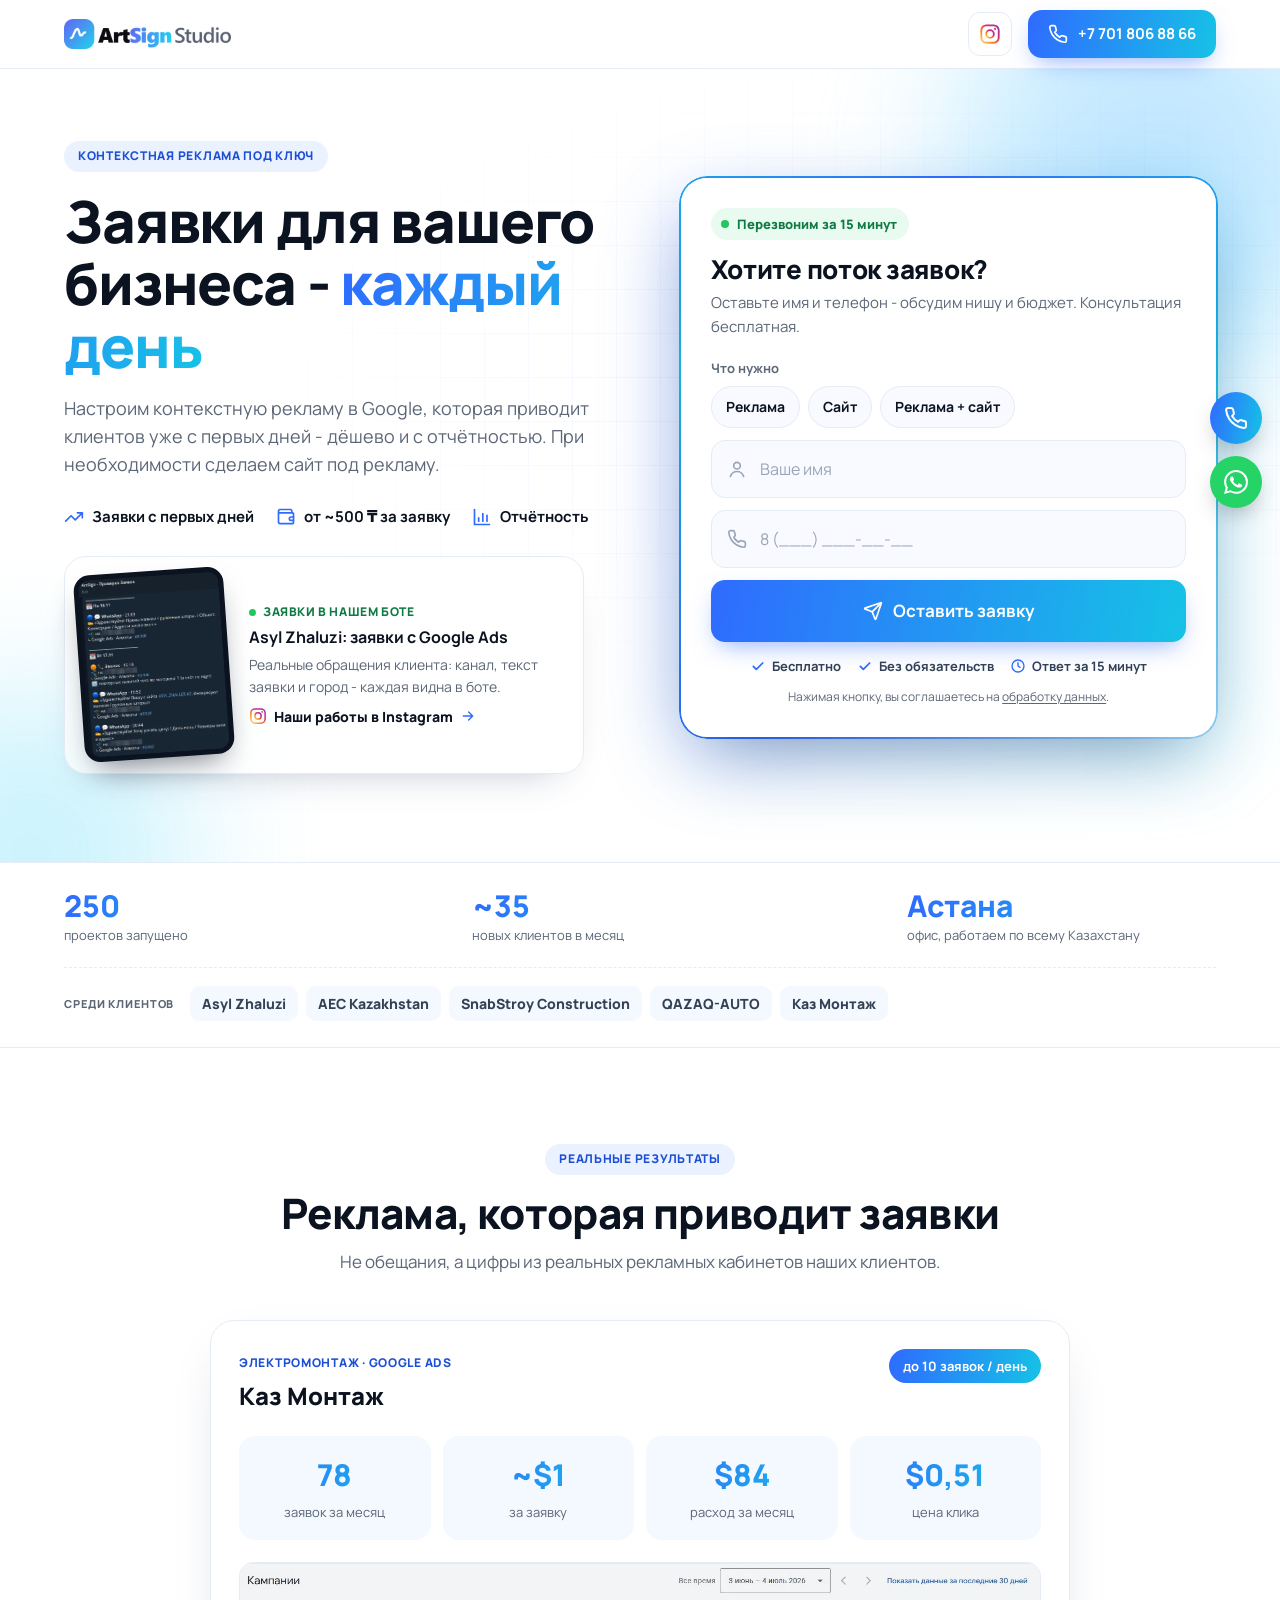
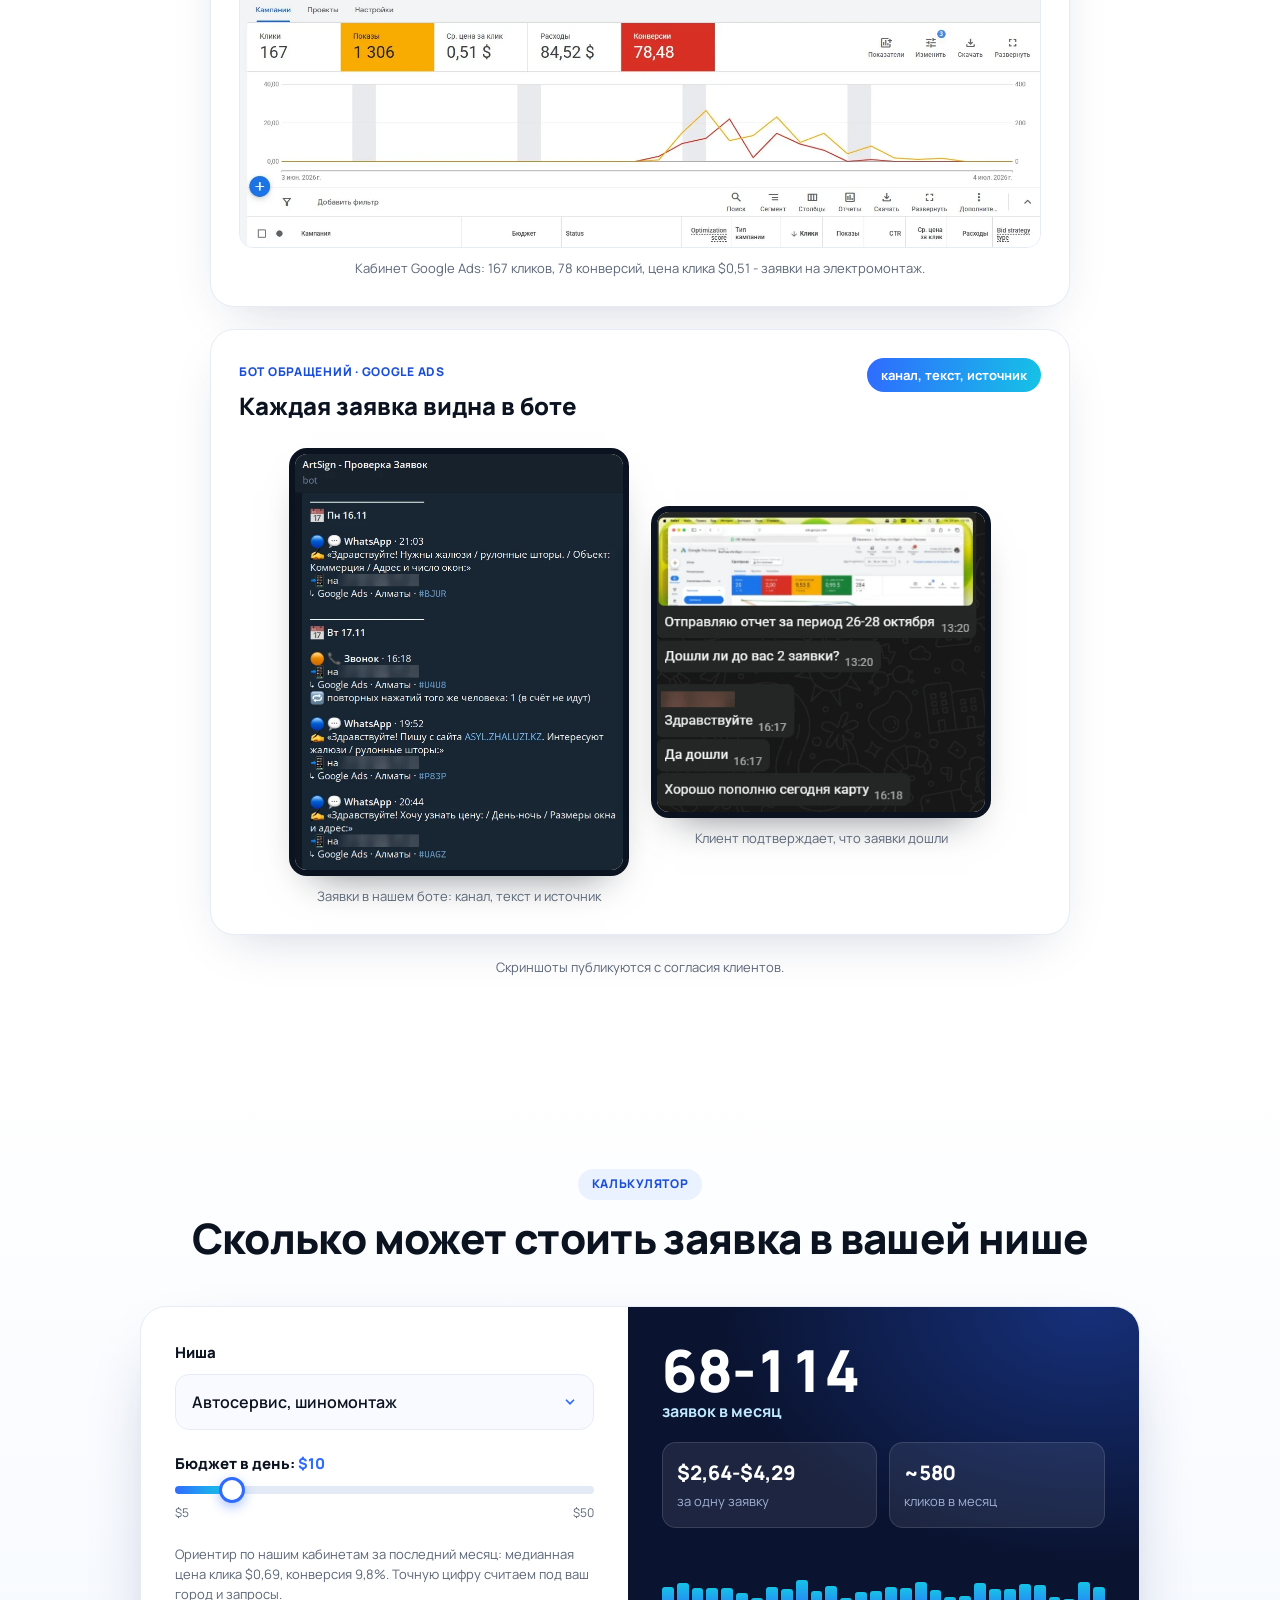
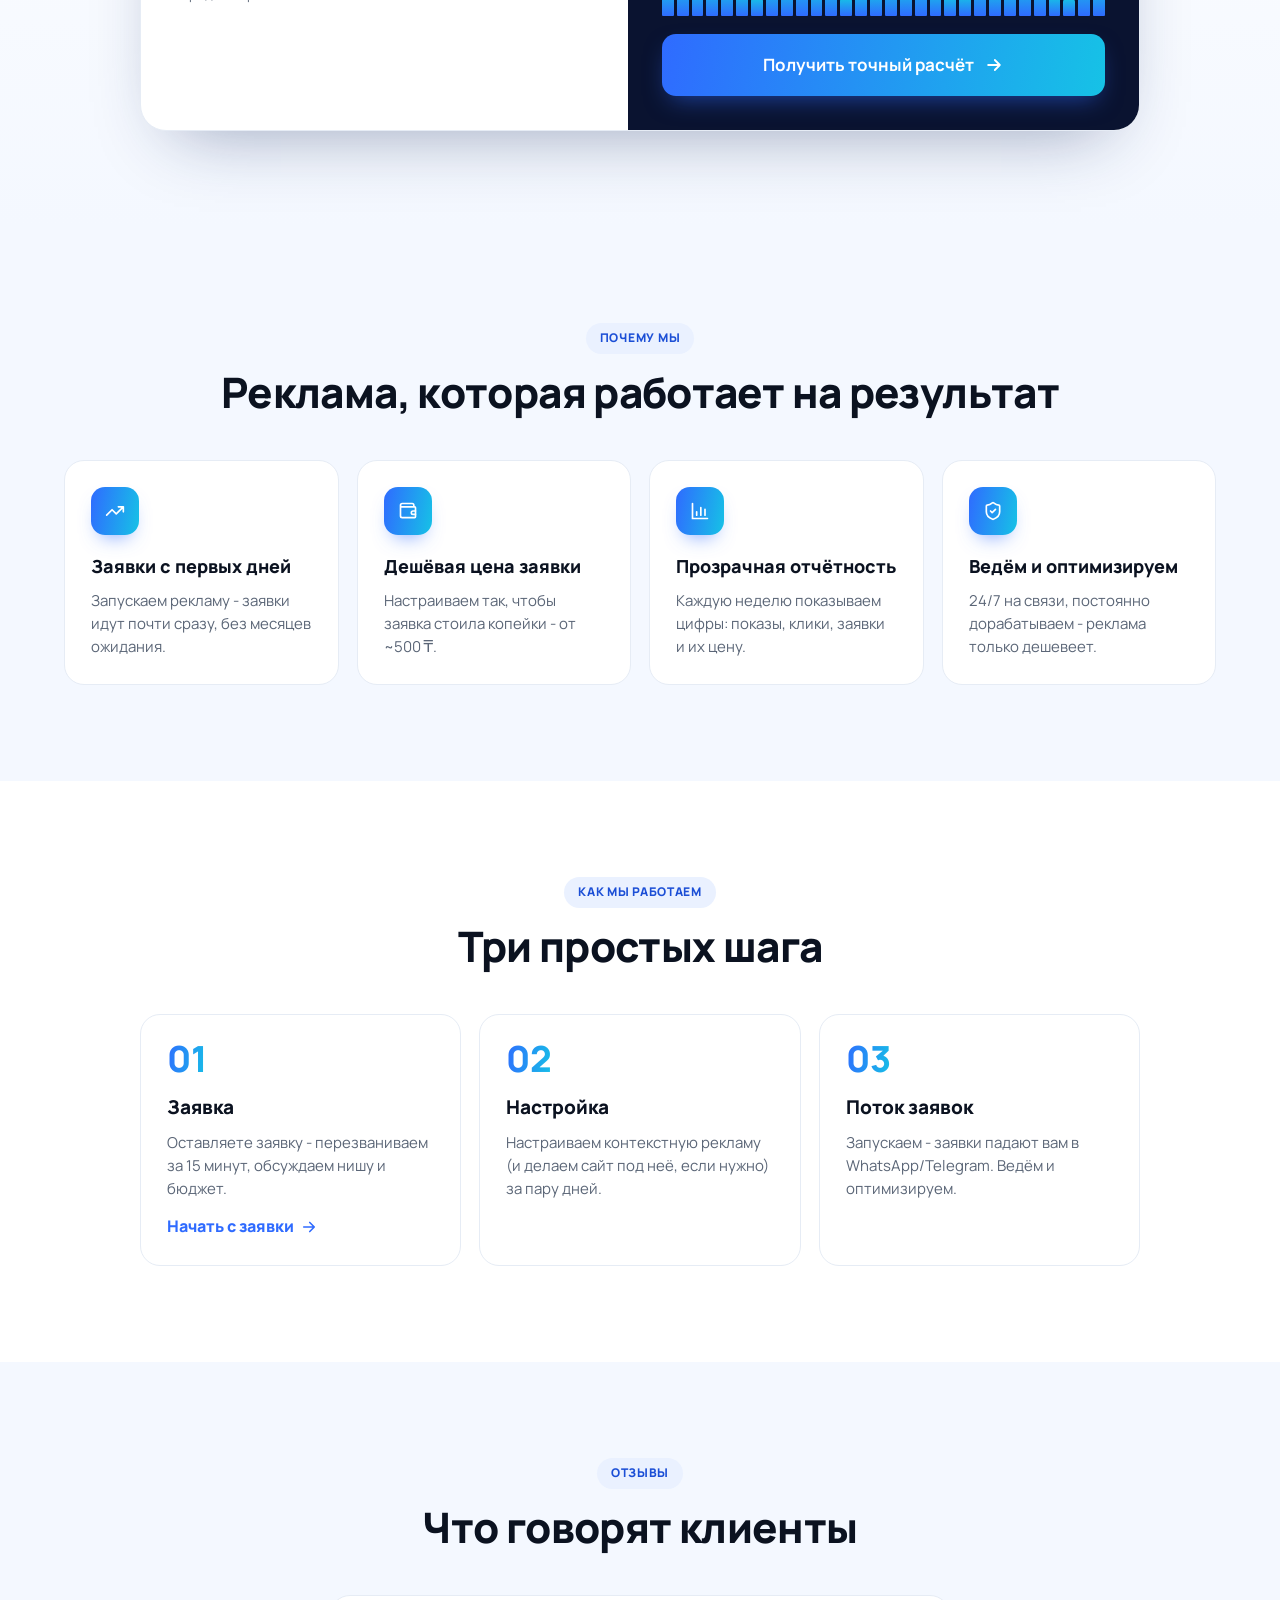
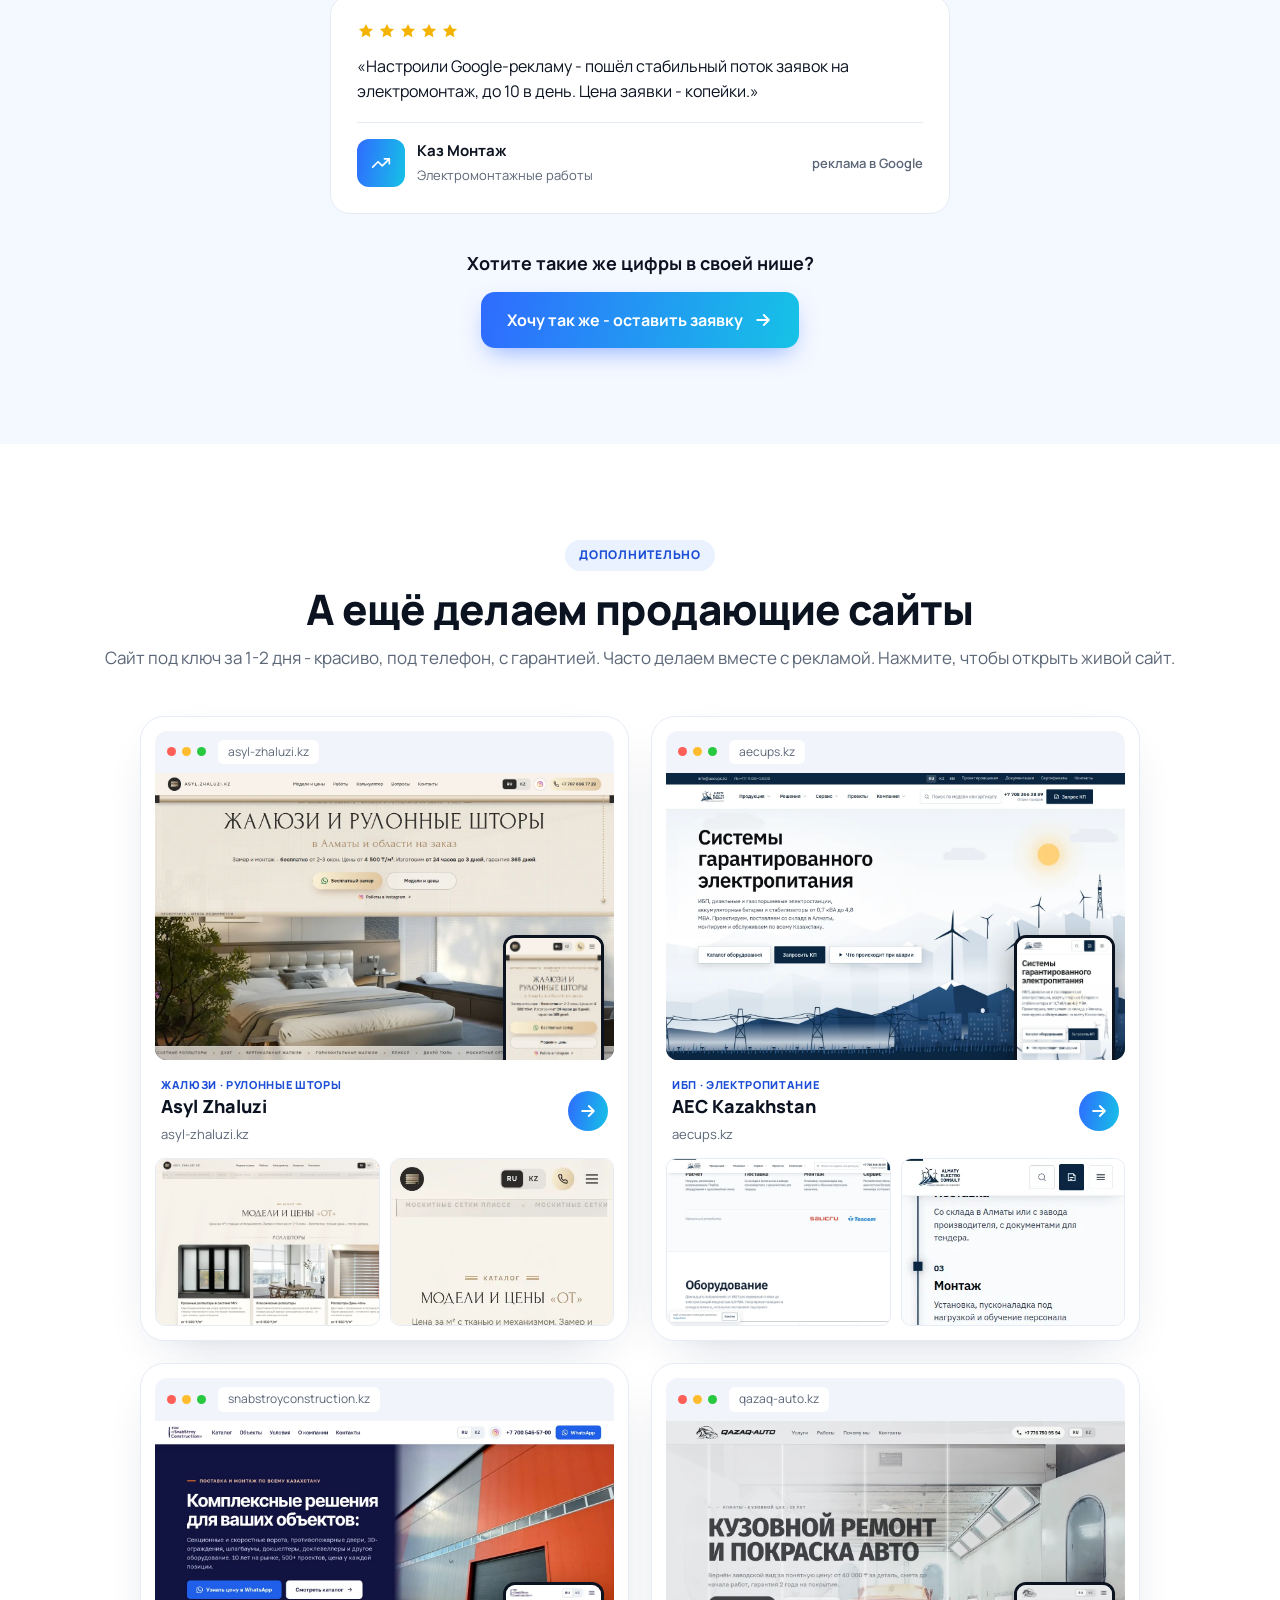
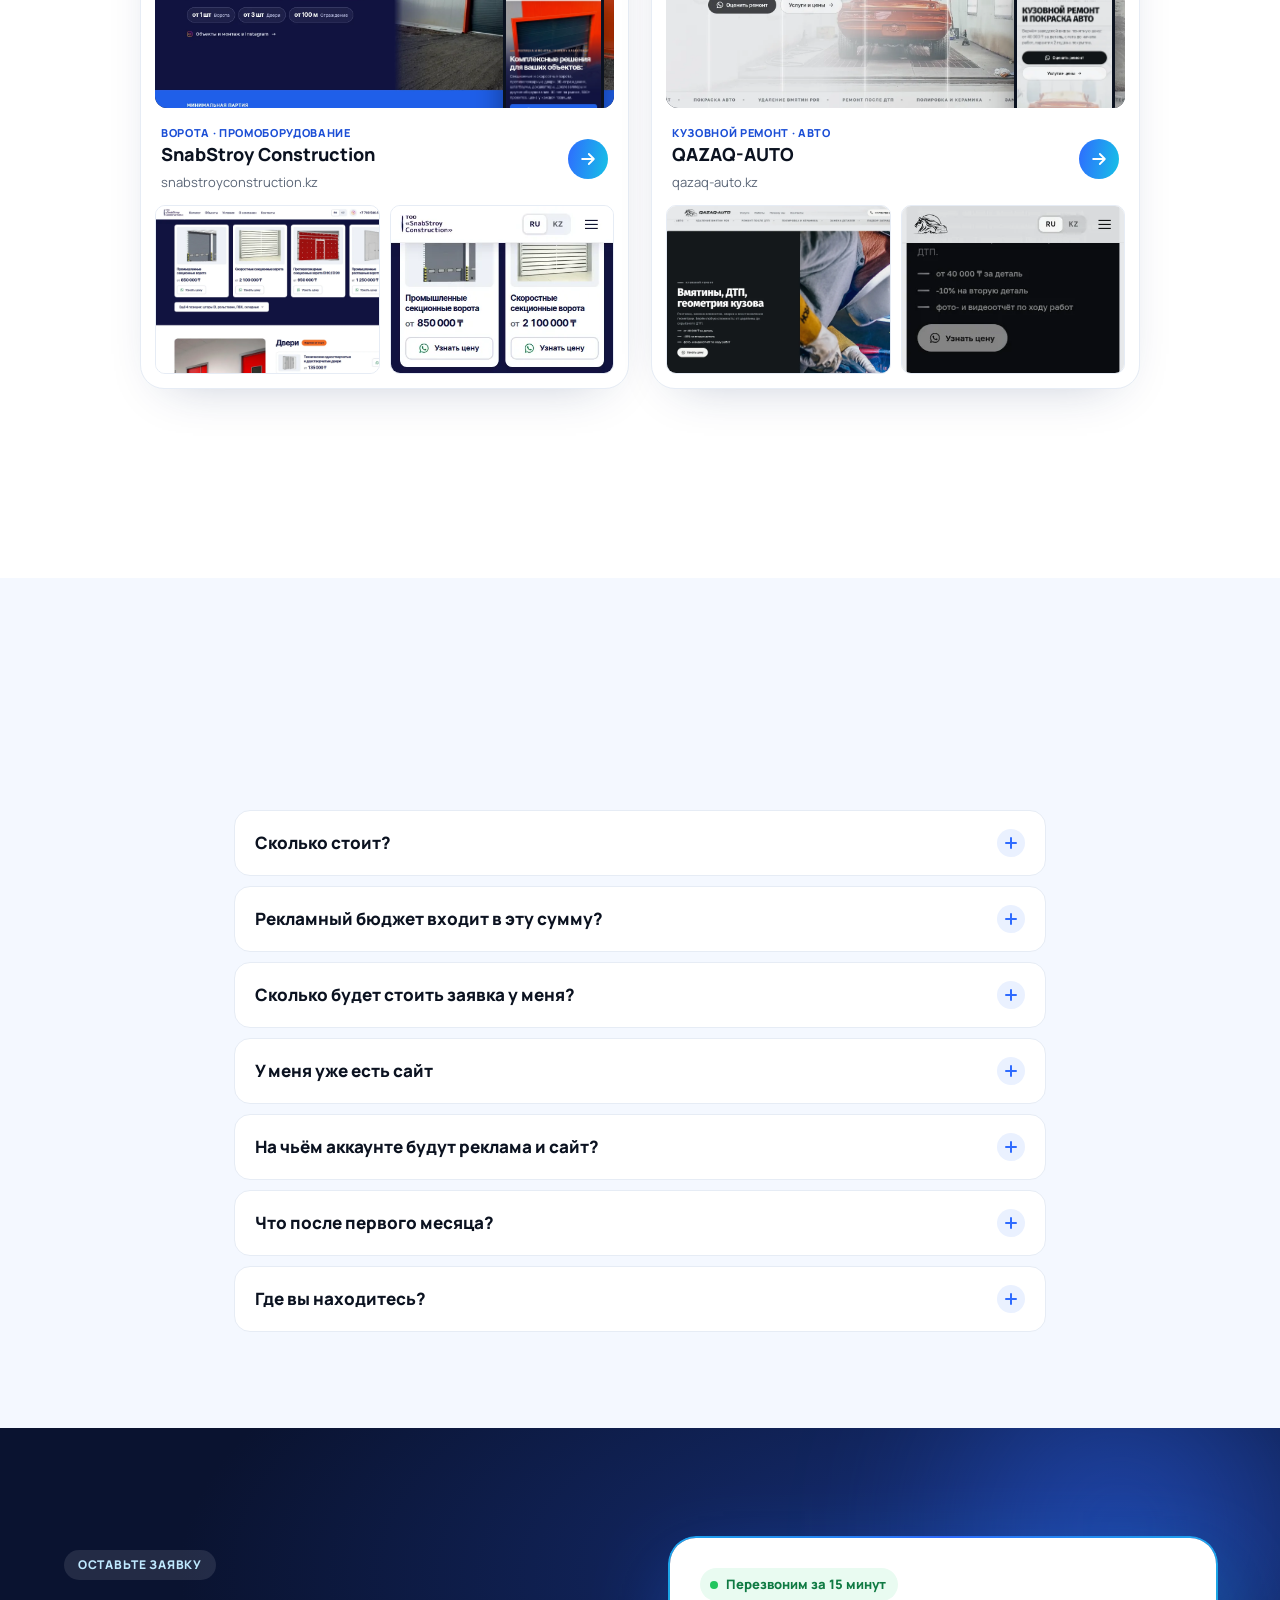
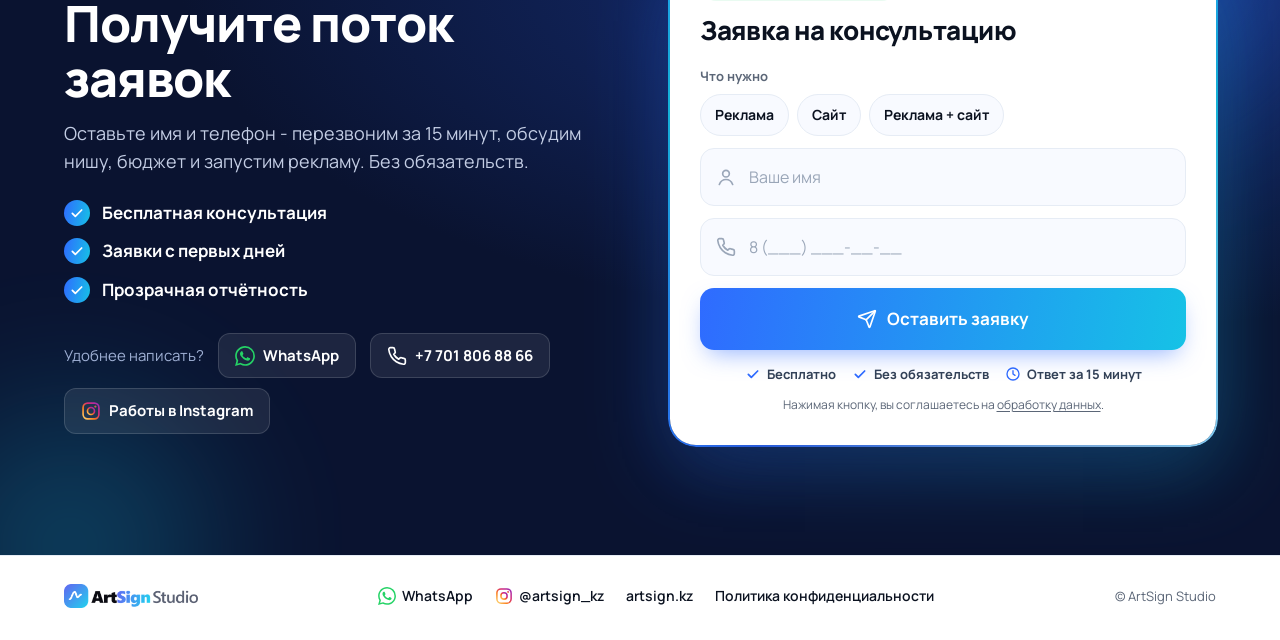
<file: index.html>
<!DOCTYPE html>
<html lang="ru">
<head>
<meta charset="utf-8">
<script>document.documentElement.classList.add('js')</script>
<meta name="viewport" content="width=device-width, initial-scale=1, viewport-fit=cover">
<title>ArtSign Studio - контекстная реклама Google под ключ, заявки с первых дней</title>
<meta name="description" content="Настроим контекстную рекламу в Google, которая приводит клиентов с первых дней - дёшево и с отчётностью. При необходимости сделаем сайт под рекламу. Перезвоним за 15 минут.">
<meta name="theme-color" content="#ffffff">
<link rel="canonical" href="https://lp.artsign.kz/">
<meta property="og:type" content="website">
<meta property="og:url" content="https://lp.artsign.kz/">
<meta property="og:title" content="ArtSign Studio - заявки для вашего бизнеса каждый день">
<meta property="og:description" content="Контекстная реклама Google под ключ: заявки с первых дней, от ~500 ₸ за заявку, еженедельная отчётность.">
<meta property="og:image" content="https://lp.artsign.kz/assets/og-image.jpg">
<meta name="twitter:card" content="summary_large_image">
<link rel="icon" href="favicon.ico" sizes="48x48">
<link rel="icon" type="image/png" sizes="32x32" href="assets/favicon-32.png">
<link rel="icon" type="image/png" sizes="16x16" href="assets/favicon-16.png">
<link rel="apple-touch-icon" href="assets/apple-icon.png">
<link rel="preconnect" href="https://fonts.googleapis.com">
<link rel="preconnect" href="https://fonts.gstatic.com" crossorigin>
<link href="https://fonts.googleapis.com/css2?family=Manrope:wght@400;500;600;700;800&display=swap" rel="stylesheet">
<link rel="stylesheet" href="styles.css?v=20261125-8">
<script type="application/ld+json">{"@context":"https://schema.org","@type":"ProfessionalService","name":"ArtSign Studio","url":"https://lp.artsign.kz/","telephone":"+77018068866","image":"https://lp.artsign.kz/assets/og-image.jpg","areaServed":"KZ","sameAs":["https://artsign.kz","https://www.instagram.com/artsign_kz/"],"description":"Контекстная реклама Google под ключ и продающие сайты"}</script>
<!-- Meta Pixel Code -->
<script>
!function(f,b,e,v,n,t,s)
{if(f.fbq)return;n=f.fbq=function(){n.callMethod?
n.callMethod.apply(n,arguments):n.queue.push(arguments)};
if(!f._fbq)f._fbq=n;n.push=n;n.loaded=!0;n.version='2.0';
n.queue=[];t=b.createElement(e);t.async=!0;
t.src=v;s=b.getElementsByTagName(e)[0];
s.parentNode.insertBefore(t,s)}(window, document,'script',
'https://connect.facebook.net/en_US/fbevents.js');
fbq('init', '1477826510989860');
fbq('init', '3965861417047910');
fbq('track', 'PageView');
</script>
<noscript><img height="1" width="1" style="display:none" alt=""
src="https://www.facebook.com/tr?id=1477826510989860&ev=PageView&noscript=1"
/><img height="1" width="1" style="display:none" alt=""
src="https://www.facebook.com/tr?id=3965861417047910&ev=PageView&noscript=1"
/></noscript>
<!-- End Meta Pixel Code -->
<script src="https://lead-bot.sultan-askarov-kz.workers.dev/t.js" data-site="artsignlp" defer></script>
</head>
<body>
<svg width="0" height="0" style="position:absolute" aria-hidden="true" focusable="false">
  <defs><linearGradient id="g-ig" x1="0" y1="1" x2="1" y2="0"><stop offset="0" stop-color="#FEDA75"/><stop offset=".35" stop-color="#FA7E1E"/><stop offset=".65" stop-color="#D62976"/><stop offset="1" stop-color="#962FBF"/></linearGradient></defs>
  <symbol id="ic-wa" viewBox="0 0 24 24"><path fill="currentColor" d="M17.472 14.382c-.297-.149-1.758-.867-2.03-.967-.273-.099-.471-.148-.67.15-.197.297-.767.966-.94 1.164-.173.199-.347.223-.644.075-.297-.15-1.255-.463-2.39-1.475-.883-.788-1.48-1.761-1.653-2.059-.173-.297-.018-.458.13-.606.134-.133.298-.347.446-.52.149-.174.198-.298.298-.497.099-.198.05-.371-.025-.52-.075-.149-.669-1.612-.916-2.207-.242-.579-.487-.5-.669-.51-.173-.008-.371-.01-.57-.01-.198 0-.52.074-.792.372-.272.297-1.04 1.016-1.04 2.479 0 1.462 1.065 2.875 1.213 3.074.149.198 2.096 3.2 5.077 4.487.709.306 1.262.489 1.694.625.712.227 1.36.195 1.871.118.571-.085 1.758-.719 2.006-1.413.248-.694.248-1.289.173-1.413-.074-.124-.272-.198-.57-.347m-5.421 7.403h-.004a9.87 9.87 0 0 1-5.031-1.378l-.361-.214-3.741.982.998-3.648-.235-.374a9.86 9.86 0 0 1-1.51-5.26c.001-5.45 4.436-9.884 9.888-9.884 2.64 0 5.122 1.03 6.988 2.898a9.825 9.825 0 0 1 2.893 6.994c-.003 5.45-4.437 9.884-9.885 9.884m8.413-18.297A11.815 11.815 0 0 0 12.05 0C5.495 0 .16 5.335.157 11.892c0 2.096.547 4.142 1.588 5.945L.057 24l6.305-1.654a11.882 11.882 0 0 0 5.683 1.448h.005c6.554 0 11.89-5.335 11.893-11.893a11.821 11.821 0 0 0-3.48-8.413Z"/></symbol>
  <symbol id="ic-ig" viewBox="0 0 24 24"><rect x="2.5" y="2.5" width="19" height="19" rx="5.5" fill="none" stroke="url(#g-ig)" stroke-width="2"/><circle cx="12" cy="12" r="4.2" fill="none" stroke="url(#g-ig)" stroke-width="2"/><circle cx="17.4" cy="6.6" r="1.3" fill="url(#g-ig)"/></symbol>
  <symbol id="ic-phone" viewBox="0 0 24 24"><path fill="none" stroke="currentColor" stroke-width="2" stroke-linecap="round" stroke-linejoin="round" d="M22 16.92v3a2 2 0 0 1-2.18 2 19.8 19.8 0 0 1-8.63-3.07 19.5 19.5 0 0 1-6-6A19.8 19.8 0 0 1 2.12 4.18 2 2 0 0 1 4.11 2h3a2 2 0 0 1 2 1.72c.13.96.36 1.9.7 2.81a2 2 0 0 1-.45 2.11L8.09 9.91a16 16 0 0 0 6 6l1.27-1.27a2 2 0 0 1 2.11-.45c.91.34 1.85.57 2.81.7A2 2 0 0 1 22 16.92z"/></symbol>
  <symbol id="ic-send" viewBox="0 0 24 24"><g fill="none" stroke="currentColor" stroke-width="2" stroke-linecap="round" stroke-linejoin="round"><path d="M14.536 21.686a.5.5 0 0 0 .937-.024l6.5-19a.496.496 0 0 0-.635-.635l-19 6.5a.5.5 0 0 0-.024.937l7.93 3.18a2 2 0 0 1 1.112 1.11z"/><path d="m21.854 2.147-10.94 10.939"/></g></symbol>
  <symbol id="ic-check" viewBox="0 0 24 24"><path fill="none" stroke="currentColor" stroke-width="2.6" stroke-linecap="round" stroke-linejoin="round" d="m5 12.5 4.5 4.5L19 7.5"/></symbol>
  <symbol id="ic-arrow" viewBox="0 0 24 24"><path fill="none" stroke="currentColor" stroke-width="2.2" stroke-linecap="round" stroke-linejoin="round" d="M5 12h14m-6-6 6 6-6 6"/></symbol>
  <symbol id="ic-user" viewBox="0 0 24 24"><g fill="none" stroke="currentColor" stroke-width="2" stroke-linecap="round"><circle cx="12" cy="8" r="4"/><path d="M4 21c1.5-4 4.5-6 8-6s6.5 2 8 6"/></g></symbol>
  <symbol id="ic-star" viewBox="0 0 24 24"><path fill="currentColor" d="m12 2.5 2.9 6 6.6.8-4.9 4.5 1.3 6.5L12 17l-5.9 3.3 1.3-6.5-4.9-4.5 6.6-.8z"/></symbol>
  <symbol id="ic-trend" viewBox="0 0 24 24"><path fill="none" stroke="currentColor" stroke-width="2" stroke-linecap="round" stroke-linejoin="round" d="m22 7-8.5 8.5-5-5L2 17m14-10h6v6"/></symbol>
  <symbol id="ic-wallet" viewBox="0 0 24 24"><g fill="none" stroke="currentColor" stroke-width="2" stroke-linecap="round" stroke-linejoin="round"><path d="M19 7V5a2 2 0 0 0-2-2H5a2 2 0 0 0 0 4h15a1 1 0 0 1 1 1v4h-3a2 2 0 0 0 0 4h3v3a1 1 0 0 1-1 1H5a2 2 0 0 1-2-2V5"/><path d="M21 12v4"/></g></symbol>
  <symbol id="ic-chart" viewBox="0 0 24 24"><path fill="none" stroke="currentColor" stroke-width="2" stroke-linecap="round" d="M3 3v18h18M8 17v-4m5 4V8m5 9v-7"/></symbol>
  <symbol id="ic-shield" viewBox="0 0 24 24"><g fill="none" stroke="currentColor" stroke-width="2" stroke-linecap="round" stroke-linejoin="round"><path d="M20 13c0 5-3.5 7.5-7.66 8.95a1 1 0 0 1-.67-.01C7.5 20.5 4 18 4 13V6a1 1 0 0 1 1-1c2 0 4.5-1.2 6.24-2.72a1.17 1.17 0 0 1 1.52 0C14.51 3.81 17 5 19 5a1 1 0 0 1 1 1z"/><path d="m9 12 2 2 4-4"/></g></symbol>
  <symbol id="ic-clock" viewBox="0 0 24 24"><g fill="none" stroke="currentColor" stroke-width="2" stroke-linecap="round"><circle cx="12" cy="12" r="9"/><path d="M12 7v5l3 2"/></g></symbol>
</svg>

<header class="hdr">
  <div class="wrap hdr-in">
    <a class="logo" href="./" aria-label="ArtSign Studio - на главную"><img src="assets/logo.png" width="480" height="86" alt="ArtSign Studio"></a>
    <a class="hdr-ig" href="https://www.instagram.com/artsign_kz/" target="_blank" rel="noopener" aria-label="Наши работы в Instagram"><svg class="ic" aria-hidden="true"><use href="#ic-ig"/></svg></a>
    <a class="btn btn-primary hdr-call" href="tel:+77018068866">
      <svg class="ic" aria-hidden="true"><use href="#ic-phone"/></svg>
      <span class="hdr-num">+7 701 806 88 66</span><span class="hdr-short">Позвонить</span>
    </a>
  </div>
</header>

<main>
<section class="hero" id="top">
  <div class="hero-bg" aria-hidden="true"><span class="blob b1"></span><span class="blob b2"></span><span class="hero-grid"></span></div>
  <div class="wrap hero-in">
    <div class="hero-copy">
      <span class="pill">Контекстная реклама под ключ</span>
      <h1>Заявки для вашего бизнеса - <span class="grad-text">каждый день</span></h1>
      <p class="lead">Настроим контекстную рекламу в Google, которая приводит клиентов уже с первых дней - дёшево и с отчётностью. При необходимости сделаем сайт под рекламу.</p>
      <ul class="hero-ticks">
        <li><svg class="ic" aria-hidden="true"><use href="#ic-trend"/></svg>Заявки с первых дней</li>
        <li><svg class="ic" aria-hidden="true"><use href="#ic-wallet"/></svg>от ~500&nbsp;₸ за заявку</li>
        <li><svg class="ic" aria-hidden="true"><use href="#ic-chart"/></svg>Отчётность</li>
      </ul>
      <figure class="proof">
        <div class="proof-phone" aria-hidden="true"><div class="proof-screen"><img src="assets/cases/proof-bot.webp" width="655" height="830" alt=""></div></div>
        <figcaption>
          <span class="proof-live"><i></i>Заявки в нашем боте</span>
          <b>Asyl Zhaluzi: заявки с Google Ads</b>
          <span>Реальные обращения клиента: канал, текст заявки и город - каждая видна в боте.</span>
          <a class="ig-link" href="https://www.instagram.com/artsign_kz/" target="_blank" rel="noopener"><svg class="ic" aria-hidden="true"><use href="#ic-ig"/></svg>Наши работы в Instagram<svg class="ic" aria-hidden="true"><use href="#ic-arrow"/></svg></a>
        </figcaption>
      </figure>
    </div>

    <div class="form-zone" id="zayavka-top">
      <div class="lf-card" data-form-card>
        <div class="lf-head">
          <span class="lf-live"><i></i>Перезвоним за 15 минут</span>
          <h2 class="lf-title">Хотите поток заявок?</h2>
          <p class="lf-sub">Оставьте имя и телефон - обсудим нишу и бюджет. Консультация бесплатная.</p>
        </div>
        <form class="lead-form" data-place="hero" novalidate>
          <fieldset class="need">
            <legend>Что нужно</legend>
            <label><input type="radio" name="need" value="Реклама"><span>Реклама</span></label>
            <label><input type="radio" name="need" value="Сайт"><span>Сайт</span></label>
            <label><input type="radio" name="need" value="Реклама + сайт"><span>Реклама + сайт</span></label>
          </fieldset>
          <label class="fld">
            <span class="sr">Ваше имя</span>
            <svg class="ic" aria-hidden="true"><use href="#ic-user"/></svg>
            <input class="input" name="name" placeholder="Ваше имя" autocomplete="name" required>
          </label>
          <label class="fld">
            <span class="sr">Телефон</span>
            <svg class="ic" aria-hidden="true"><use href="#ic-phone"/></svg>
            <input class="input" name="phone" type="tel" inputmode="tel" placeholder="8 (___) ___-__-__" autocomplete="tel" required>
          </label>
          <p class="calc-pick" hidden></p>
          <input class="hp" name="company" tabindex="-1" autocomplete="off" aria-hidden="true">
          <p class="lf-err" role="alert" hidden></p>
          <button class="btn btn-primary btn-xl" type="submit">
            <svg class="ic" aria-hidden="true"><use href="#ic-send"/></svg><span>Оставить заявку</span>
          </button>
          <ul class="lf-perks">
            <li><svg class="ic" aria-hidden="true"><use href="#ic-check"/></svg>Бесплатно</li>
            <li><svg class="ic" aria-hidden="true"><use href="#ic-check"/></svg>Без обязательств</li>
            <li><svg class="ic" aria-hidden="true"><use href="#ic-clock"/></svg>Ответ за 15 минут</li>
          </ul>
          <p class="lf-note">Нажимая кнопку, вы соглашаетесь на <a href="privacy.html">обработку данных</a>.</p>
        </form>
      </div>
    </div>
  </div>
</section>

<section class="trust" aria-label="Цифры студии">
  <div class="wrap trust-in">
    <div class="trust-num"><b>250</b><span>проектов запущено</span></div>
    <div class="trust-num"><b>~35</b><span>новых клиентов в месяц</span></div>
    <div class="trust-num"><b>Астана</b><span>офис, работаем по всему Казахстану</span></div>
    <div class="trust-logos">
      <span class="trust-cap">Среди клиентов</span>
      <ul><li>Asyl Zhaluzi</li><li>AEC Kazakhstan</li><li>SnabStroy Construction</li><li>QAZAQ-AUTO</li><li>Каз Монтаж</li></ul>
    </div>
  </div>
</section>

<section class="sec" id="rezultaty">
  <div class="wrap">
    <div class="sec-head rv">
      <span class="pill">Реальные результаты</span>
      <h2>Реклама, которая приводит заявки</h2>
      <p>Не обещания, а цифры из реальных рекламных кабинетов наших клиентов.</p>
    </div>

    <article class="case rv" id="kaz-montazh">
      <div class="case-top">
        <div><span class="case-tag">Электромонтаж · Google Ads</span><h3>Каз Монтаж</h3></div>
        <span class="case-badge">до 10 заявок / день</span>
      </div>
      <div class="stats">
        <div class="stat"><b>78</b><span>заявок за месяц</span></div>
        <div class="stat"><b>~$1</b><span>за заявку</span></div>
        <div class="stat"><b>$84</b><span>расход за месяц</span></div>
        <div class="stat"><b>$0,51</b><span>цена клика</span></div>
      </div>
      <figure class="shot shot-wide">
        <img src="assets/cases/kazmontage-ads.webp" width="1542" height="548" loading="lazy" alt="Кабинет Google Ads Каз Монтаж: 167 кликов, 78 конверсий, цена клика $0,51">
        <figcaption>Кабинет Google Ads: 167 кликов, 78 конверсий, цена клика $0,51 - заявки на электромонтаж.</figcaption>
      </figure>
    </article>

    <article class="case rv" id="zayavki-v-bote">
      <div class="case-top">
        <div><span class="case-tag">Бот обращений · Google Ads</span><h3>Каждая заявка видна в боте</h3></div>
        <span class="case-badge">канал, текст, источник</span>
      </div>
      <div class="phones chats">
        <figure class="shot shot-chat"><img src="assets/cases/proof-bot.webp" width="655" height="830" loading="lazy" alt="Бот обращений: заявки с Google Ads с текстом, каналом и городом"><figcaption>Заявки в нашем боте: канал, текст и источник</figcaption></figure>
        <figure class="shot shot-chat"><img src="assets/cases/proof-client.webp" width="413" height="378" loading="lazy" alt="Переписка с клиентом: заявки дошли, клиент пополняет бюджет"><figcaption>Клиент подтверждает, что заявки дошли</figcaption></figure>
      </div>
    </article>
    <p class="fine rv">Скриншоты публикуются с согласия клиентов.</p>
  </div>
</section>

<section class="sec sec-calc" id="calc">
  <div class="wrap">
    <div class="sec-head rv">
      <span class="pill">Калькулятор</span>
      <h2>Сколько может стоить заявка в вашей нише</h2>
    </div>
    <form class="calc rv" id="calcForm" data-lb-direct novalidate>
      <div class="calc-ctl">
        <label class="calc-f">
          <span class="calc-l">Ниша</span>
          <select id="niche" name="niche">
            <option value="auto">Автосервис, шиномонтаж</option>
            <option value="med">Медицина, стоматология</option>
            <option value="build">Строительство, ремонт, отделка</option>
            <option value="home">Окна, двери, потолки, мебель</option>
            <option value="law">Юристы, бухгалтерия, консалтинг</option>
            <option value="b2b">Опт и B2B-поставки</option>
            <option value="beauty">Красота, здоровье, услуги на дому</option>
            <option value="other">Другая ниша</option>
          </select>
        </label>
        <label class="calc-f">
          <span class="calc-l">Бюджет в день: <output id="budgetOut" for="budget">$10</output></span>
          <input type="range" id="budget" name="budget" min="5" max="50" step="1" value="10">
          <span class="range-ends"><i>$5</i><i>$50</i></span>
        </label>
        <p class="calc-note">Ориентир по нашим кабинетам за последний месяц: медианная цена клика $0,69, конверсия 9,8%. Точную цифру считаем под ваш город и запросы.</p>
      </div>
      <div class="calc-res" aria-live="polite">
        <div class="calc-big"><b id="rLeads">68-114</b><span>заявок в месяц</span></div>
        <div class="calc-row">
          <div><b id="rCpl">$2,64-$4,29</b><span>за одну заявку</span></div>
          <div><b id="rClicks">~580</b><span>кликов в месяц</span></div>
        </div>
        <div class="calc-bars" id="calcBars" aria-hidden="true"></div>
        <button type="submit" class="btn btn-primary btn-xl">Получить точный расчёт<svg class="ic" aria-hidden="true"><use href="#ic-arrow"/></svg></button>
      </div>
    </form>
  </div>
</section>

<section class="sec sec-soft" id="pochemu">
  <div class="wrap">
    <div class="sec-head rv">
      <span class="pill">Почему мы</span>
      <h2>Реклама, которая работает на результат</h2>
    </div>
    <div class="feats">
      <article class="feat rv"><span class="feat-ic"><svg class="ic" aria-hidden="true"><use href="#ic-trend"/></svg></span><h3>Заявки с первых дней</h3><p>Запускаем рекламу - заявки идут почти сразу, без месяцев ожидания.</p></article>
      <article class="feat rv"><span class="feat-ic"><svg class="ic" aria-hidden="true"><use href="#ic-wallet"/></svg></span><h3>Дешёвая цена заявки</h3><p>Настраиваем так, чтобы заявка стоила копейки - от ~500&nbsp;₸.</p></article>
      <article class="feat rv"><span class="feat-ic"><svg class="ic" aria-hidden="true"><use href="#ic-chart"/></svg></span><h3>Прозрачная отчётность</h3><p>Каждую неделю показываем цифры: показы, клики, заявки и их цену.</p></article>
      <article class="feat rv"><span class="feat-ic"><svg class="ic" aria-hidden="true"><use href="#ic-shield"/></svg></span><h3>Ведём и оптимизируем</h3><p>24/7 на связи, постоянно дорабатываем - реклама только дешевеет.</p></article>
    </div>
  </div>
</section>

<section class="sec" id="shagi">
  <div class="wrap">
    <div class="sec-head rv">
      <span class="pill">Как мы работаем</span>
      <h2>Три простых шага</h2>
    </div>
    <ol class="steps">
      <li class="step rv"><span class="step-n">01</span><h3>Заявка</h3><p>Оставляете заявку - перезваниваем за 15 минут, обсуждаем нишу и бюджет.</p><a class="step-link js-to-form" href="#zayavka">Начать с заявки<svg class="ic" aria-hidden="true"><use href="#ic-arrow"/></svg></a></li>
      <li class="step rv"><span class="step-n">02</span><h3>Настройка</h3><p>Настраиваем контекстную рекламу (и делаем сайт под неё, если нужно) за пару дней.</p></li>
      <li class="step rv"><span class="step-n">03</span><h3>Поток заявок</h3><p>Запускаем - заявки падают вам в WhatsApp/Telegram. Ведём и оптимизируем.</p></li>
    </ol>
  </div>
</section>

<section class="sec sec-soft" id="otzyvy">
  <div class="wrap">
    <div class="sec-head rv">
      <span class="pill">Отзывы</span>
      <h2>Что говорят клиенты</h2>
    </div>
    <div class="revs">
      <article class="rev rv"><div class="stars" role="img" aria-label="5 из 5"><svg aria-hidden="true"><use href="#ic-star"/></svg><svg aria-hidden="true"><use href="#ic-star"/></svg><svg aria-hidden="true"><use href="#ic-star"/></svg><svg aria-hidden="true"><use href="#ic-star"/></svg><svg aria-hidden="true"><use href="#ic-star"/></svg></div><p>«Настроили Google-рекламу - пошёл стабильный поток заявок на электромонтаж, до 10 в день. Цена заявки - копейки.»</p><footer><span class="rev-thumb rev-thumb-ic"><svg class="ic" aria-hidden="true"><use href="#ic-trend"/></svg></span><span class="rev-who"><b>Каз Монтаж</b><small>Электромонтажные работы</small></span><span class="rev-link rev-link-mute">реклама в Google</span></footer></article>
    </div>
    <div class="mid-cta rv">
      <p>Хотите такие же цифры в своей нише?</p>
      <a class="btn btn-primary btn-lg js-to-form" href="#zayavka">Хочу так же - оставить заявку<svg class="ic" aria-hidden="true"><use href="#ic-arrow"/></svg></a>
    </div>
  </div>
</section>

<section class="sec" id="saity">
  <div class="wrap">
    <div class="sec-head rv">
      <span class="pill">Дополнительно</span>
      <h2>А ещё делаем продающие сайты</h2>
      <p>Сайт под ключ за 1-2 дня - красиво, под телефон, с гарантией. Часто делаем вместе с рекламой. Нажмите, чтобы открыть живой сайт.</p>
    </div>
    <div class="sites">
      <article class="site rv">
        <a class="site-main" href="https://asyl-zhaluzi.kz/" target="_blank" rel="noopener">
          <span class="browser"><span class="dots"><i></i><i></i><i></i></span><span class="url">asyl-zhaluzi.kz</span></span>
          <span class="site-view"><img src="assets/sites/asyl-d-1.webp" width="1440" height="900" loading="lazy" alt="Сайт Asyl Zhaluzi, десктоп"><img class="site-phone" src="assets/sites/asyl-m-1.webp" width="390" height="844" loading="lazy" alt="Сайт Asyl Zhaluzi на телефоне"></span>
          <span class="site-meta"><span><small>Жалюзи · Рулонные шторы</small><b>Asyl Zhaluzi</b><em>asyl-zhaluzi.kz</em></span><span class="go"><svg class="ic" aria-hidden="true"><use href="#ic-arrow"/></svg></span></span>
        </a>
        <div class="site-thumbs"><img src="assets/sites/asyl-d-2.webp" width="1440" height="900" loading="lazy" alt="Asyl Zhaluzi: второй экран"><img src="assets/sites/asyl-m-2.webp" width="390" height="844" loading="lazy" alt="Asyl Zhaluzi: экран на телефоне"></div>
      </article>
      <article class="site rv">
        <a class="site-main" href="https://aecups.kz/" target="_blank" rel="noopener">
          <span class="browser"><span class="dots"><i></i><i></i><i></i></span><span class="url">aecups.kz</span></span>
          <span class="site-view"><img src="assets/sites/aec-d-1.webp" width="1440" height="900" loading="lazy" alt="Сайт AEC Kazakhstan, десктоп"><img class="site-phone" src="assets/sites/aec-m-1.webp" width="390" height="844" loading="lazy" alt="Сайт AEC Kazakhstan на телефоне"></span>
          <span class="site-meta"><span><small>ИБП · Электропитание</small><b>AEC Kazakhstan</b><em>aecups.kz</em></span><span class="go"><svg class="ic" aria-hidden="true"><use href="#ic-arrow"/></svg></span></span>
        </a>
        <div class="site-thumbs"><img src="assets/sites/aec-d-2.webp" width="1440" height="900" loading="lazy" alt="AEC Kazakhstan: второй экран"><img src="assets/sites/aec-m-2.webp" width="390" height="844" loading="lazy" alt="AEC Kazakhstan: экран на телефоне"></div>
      </article>
      <article class="site rv">
        <a class="site-main" href="https://snabstroyconstruction.kz/" target="_blank" rel="noopener">
          <span class="browser"><span class="dots"><i></i><i></i><i></i></span><span class="url">snabstroyconstruction.kz</span></span>
          <span class="site-view"><img src="assets/sites/snab-d-1.webp" width="1440" height="900" loading="lazy" alt="Сайт SnabStroy Construction, десктоп"><img class="site-phone" src="assets/sites/snab-m-1.webp" width="390" height="844" loading="lazy" alt="Сайт SnabStroy Construction на телефоне"></span>
          <span class="site-meta"><span><small>Ворота · Промоборудование</small><b>SnabStroy Construction</b><em>snabstroyconstruction.kz</em></span><span class="go"><svg class="ic" aria-hidden="true"><use href="#ic-arrow"/></svg></span></span>
        </a>
        <div class="site-thumbs"><img src="assets/sites/snab-d-2.webp" width="1440" height="900" loading="lazy" alt="SnabStroy Construction: второй экран"><img src="assets/sites/snab-m-2.webp" width="390" height="844" loading="lazy" alt="SnabStroy Construction: экран на телефоне"></div>
      </article>
      <article class="site rv">
        <a class="site-main" href="https://qazaq-auto.kz/" target="_blank" rel="noopener">
          <span class="browser"><span class="dots"><i></i><i></i><i></i></span><span class="url">qazaq-auto.kz</span></span>
          <span class="site-view"><img src="assets/sites/qa-d-1.webp" width="1440" height="900" loading="lazy" alt="Сайт QAZAQ-AUTO, десктоп"><img class="site-phone" src="assets/sites/qa-m-1.webp" width="390" height="844" loading="lazy" alt="Сайт QAZAQ-AUTO на телефоне"></span>
          <span class="site-meta"><span><small>Кузовной ремонт · Авто</small><b>QAZAQ-AUTO</b><em>qazaq-auto.kz</em></span><span class="go"><svg class="ic" aria-hidden="true"><use href="#ic-arrow"/></svg></span></span>
        </a>
        <div class="site-thumbs"><img src="assets/sites/qa-d-2.webp" width="1440" height="900" loading="lazy" alt="QAZAQ-AUTO: второй экран"><img src="assets/sites/qa-m-2.webp" width="390" height="844" loading="lazy" alt="QAZAQ-AUTO: экран на телефоне"></div>
      </article>
    </div>
    <div class="mid-cta rv">
      <a class="btn btn-ig" href="https://www.instagram.com/artsign_kz/" target="_blank" rel="noopener"><svg class="ic" aria-hidden="true"><use href="#ic-ig"/></svg>Больше работ в Instagram</a>
    </div>
  </div>
</section>

<section class="sec sec-soft" id="faq">
  <div class="wrap wrap-narrow">
    <div class="sec-head rv">
      <span class="pill">Вопросы</span>
      <h2>Частые вопросы</h2>
    </div>
    <div class="faq">
      <details class="qa rv"><summary>Сколько стоит?<span class="qa-ic" aria-hidden="true"></span></summary><p>Запуск под ключ - 180&nbsp;000&nbsp;₸: настройка Google Ads, продающий сайт и первый месяц ведения. Со второго месяца ведение - 100&nbsp;000&nbsp;₸ в месяц.</p></details>
      <details class="qa rv"><summary>Рекламный бюджет входит в эту сумму?<span class="qa-ic" aria-hidden="true"></span></summary><p>Нет. Это оплата работы. За клики вы платите Google сами, старт от $5-10 в день.</p></details>
      <details class="qa rv"><summary>Сколько будет стоить заявка у меня?<span class="qa-ic" aria-hidden="true"></span></summary><p>Зависит от ниши и города. Ориентир - в калькуляторе выше, точный расчёт сделаем бесплатно.</p></details>
      <details class="qa rv"><summary>У меня уже есть сайт<span class="qa-ic" aria-hidden="true"></span></summary><p>Настроим рекламу на него, а новую страницу сделаем под одну услугу или акцию.</p></details>
      <details class="qa rv"><summary>На чьём аккаунте будут реклама и сайт?<span class="qa-ic" aria-hidden="true"></span></summary><p>Реклама - всегда на вашей почте: есть аккаунт Google Ads - работаем в нём, нет - помогаем создать его на вашей почте. Хостинг: есть ваш - размещаем сайт на нём, нет - на нашем и по запросу даём доступ.</p></details>
      <details class="qa rv"><summary>Что после первого месяца?<span class="qa-ic" aria-hidden="true"></span></summary><p>Продлеваете ведение за 100&nbsp;000&nbsp;₸ в месяц или завершаем работу: кабинет Google Ads и так на вашей почте, доступ к хостингу сайта даём по запросу.</p></details>
      <details class="qa rv"><summary>Где вы находитесь?<span class="qa-ic" aria-hidden="true"></span></summary><p>В Астане, здесь же наш офис - можно приехать. С клиентами из других городов всё обсуждаем онлайн: разговор, показ и правки.</p></details>
    </div>
  </div>
</section>

<section class="final" id="zayavka">
  <div class="final-bg" aria-hidden="true"><span class="blob b3"></span><span class="blob b4"></span></div>
  <div class="wrap final-in">
    <div class="final-copy rv">
      <span class="pill pill-dark">Оставьте заявку</span>
      <h2>Получите поток заявок</h2>
      <p>Оставьте имя и телефон - перезвоним за 15 минут, обсудим нишу, бюджет и запустим рекламу. Без обязательств.</p>
      <ul class="final-list">
        <li><svg class="ic" aria-hidden="true"><use href="#ic-check"/></svg>Бесплатная консультация</li>
        <li><svg class="ic" aria-hidden="true"><use href="#ic-check"/></svg>Заявки с первых дней</li>
        <li><svg class="ic" aria-hidden="true"><use href="#ic-check"/></svg>Прозрачная отчётность</li>
      </ul>
      <div class="final-alt">
        <span>Удобнее написать?</span>
        <a class="alt-wa" href="https://wa.me/77018068866"><svg class="ic" aria-hidden="true"><use href="#ic-wa"/></svg>WhatsApp</a>
        <a class="alt-tel" href="tel:+77018068866"><svg class="ic" aria-hidden="true"><use href="#ic-phone"/></svg>+7 701 806 88 66</a>
        <a class="alt-ig" href="https://www.instagram.com/artsign_kz/" target="_blank" rel="noopener"><svg class="ic" aria-hidden="true"><use href="#ic-ig"/></svg>Работы в Instagram</a>
      </div>
    </div>

    <div class="form-zone">
      <div class="lf-card" data-form-card>
        <div class="lf-head">
          <span class="lf-live"><i></i>Перезвоним за 15 минут</span>
          <h3 class="lf-title">Заявка на консультацию</h3>
        </div>
        <form class="lead-form" data-place="final" novalidate>
          <fieldset class="need">
            <legend>Что нужно</legend>
            <label><input type="radio" name="need" value="Реклама"><span>Реклама</span></label>
            <label><input type="radio" name="need" value="Сайт"><span>Сайт</span></label>
            <label><input type="radio" name="need" value="Реклама + сайт"><span>Реклама + сайт</span></label>
          </fieldset>
          <label class="fld">
            <span class="sr">Ваше имя</span>
            <svg class="ic" aria-hidden="true"><use href="#ic-user"/></svg>
            <input class="input" name="name" placeholder="Ваше имя" autocomplete="name" required>
          </label>
          <label class="fld">
            <span class="sr">Телефон</span>
            <svg class="ic" aria-hidden="true"><use href="#ic-phone"/></svg>
            <input class="input" name="phone" type="tel" inputmode="tel" placeholder="8 (___) ___-__-__" autocomplete="tel" required>
          </label>
          <p class="calc-pick" hidden></p>
          <input class="hp" name="company" tabindex="-1" autocomplete="off" aria-hidden="true">
          <p class="lf-err" role="alert" hidden></p>
          <button class="btn btn-primary btn-xl" type="submit">
            <svg class="ic" aria-hidden="true"><use href="#ic-send"/></svg><span>Оставить заявку</span>
          </button>
          <ul class="lf-perks">
            <li><svg class="ic" aria-hidden="true"><use href="#ic-check"/></svg>Бесплатно</li>
            <li><svg class="ic" aria-hidden="true"><use href="#ic-check"/></svg>Без обязательств</li>
            <li><svg class="ic" aria-hidden="true"><use href="#ic-clock"/></svg>Ответ за 15 минут</li>
          </ul>
          <p class="lf-note">Нажимая кнопку, вы соглашаетесь на <a href="privacy.html">обработку данных</a>.</p>
        </form>
      </div>
    </div>
  </div>
</section>
</main>

<footer class="ftr">
  <div class="wrap ftr-in">
    <a class="logo" href="./"><img src="assets/logo.png" width="480" height="86" alt="ArtSign Studio" loading="lazy"></a>
    <nav class="ftr-links" aria-label="Контакты">
      <a href="https://wa.me/77018068866"><svg class="ic ic-wa" aria-hidden="true"><use href="#ic-wa"/></svg>WhatsApp</a>
      <a href="https://www.instagram.com/artsign_kz/" target="_blank" rel="noopener"><svg class="ic" aria-hidden="true"><use href="#ic-ig"/></svg>@artsign_kz</a>
      <a href="https://artsign.kz">artsign.kz</a>
      <a href="privacy.html">Политика конфиденциальности</a>
    </nav>
    <span class="ftr-c">© ArtSign Studio</span>
  </div>
</footer>

<nav class="fab" aria-label="Звонок и WhatsApp">
  <a class="fab-btn fab-tel" href="tel:+77018068866" aria-label="Позвонить"><svg class="ic" aria-hidden="true"><use href="#ic-phone"/></svg></a>
  <a class="fab-btn fab-wa" href="https://wa.me/77018068866" aria-label="Написать в WhatsApp"><svg class="ic" aria-hidden="true"><use href="#ic-wa"/></svg></a>
</nav>

<nav class="mbar" data-mbar aria-label="Быстрая связь">
  <a class="mbar-cta js-to-form" href="#zayavka">Хочу заявки<svg class="ic" aria-hidden="true"><use href="#ic-arrow"/></svg></a>
  <a class="mbar-ic mbar-wa" href="https://wa.me/77018068866" aria-label="WhatsApp"><svg class="ic" aria-hidden="true"><use href="#ic-wa"/></svg></a>
  <a class="mbar-ic" href="tel:+77018068866" aria-label="Позвонить"><svg class="ic" aria-hidden="true"><use href="#ic-phone"/></svg></a>
  <a class="mbar-ic mbar-ig" href="https://www.instagram.com/artsign_kz/" target="_blank" rel="noopener" aria-label="Instagram"><svg class="ic" aria-hidden="true"><use href="#ic-ig"/></svg></a>
</nav>

<template id="lf-done">
  <div class="lf-done" tabindex="-1">
    <span class="done-ic"><svg class="ic" aria-hidden="true"><use href="#ic-check"/></svg></span>
    <h3>Заявка отправлена!</h3>
    <p>Спасибо! Мы перезвоним вам в течение 15 минут и обсудим ваш проект.</p>
    <ol class="next">
      <li><b>Звонок</b><span>уточним нишу, город и средний чек</span></li>
      <li><b>Расчёт</b><span>покажем цену заявки и бюджет под ваши запросы</span></li>
      <li><b>Запуск</b><span>реклама и при необходимости сайт - за пару дней</span></li>
    </ol>
    <a class="alt-wa" href="https://wa.me/77018068866"><svg class="ic" aria-hidden="true"><use href="#ic-wa"/></svg>Написать в WhatsApp сейчас</a>
  </div>
</template>

<script src="script.js?v=20261125-8" defer></script>
</body>
</html>
</file>
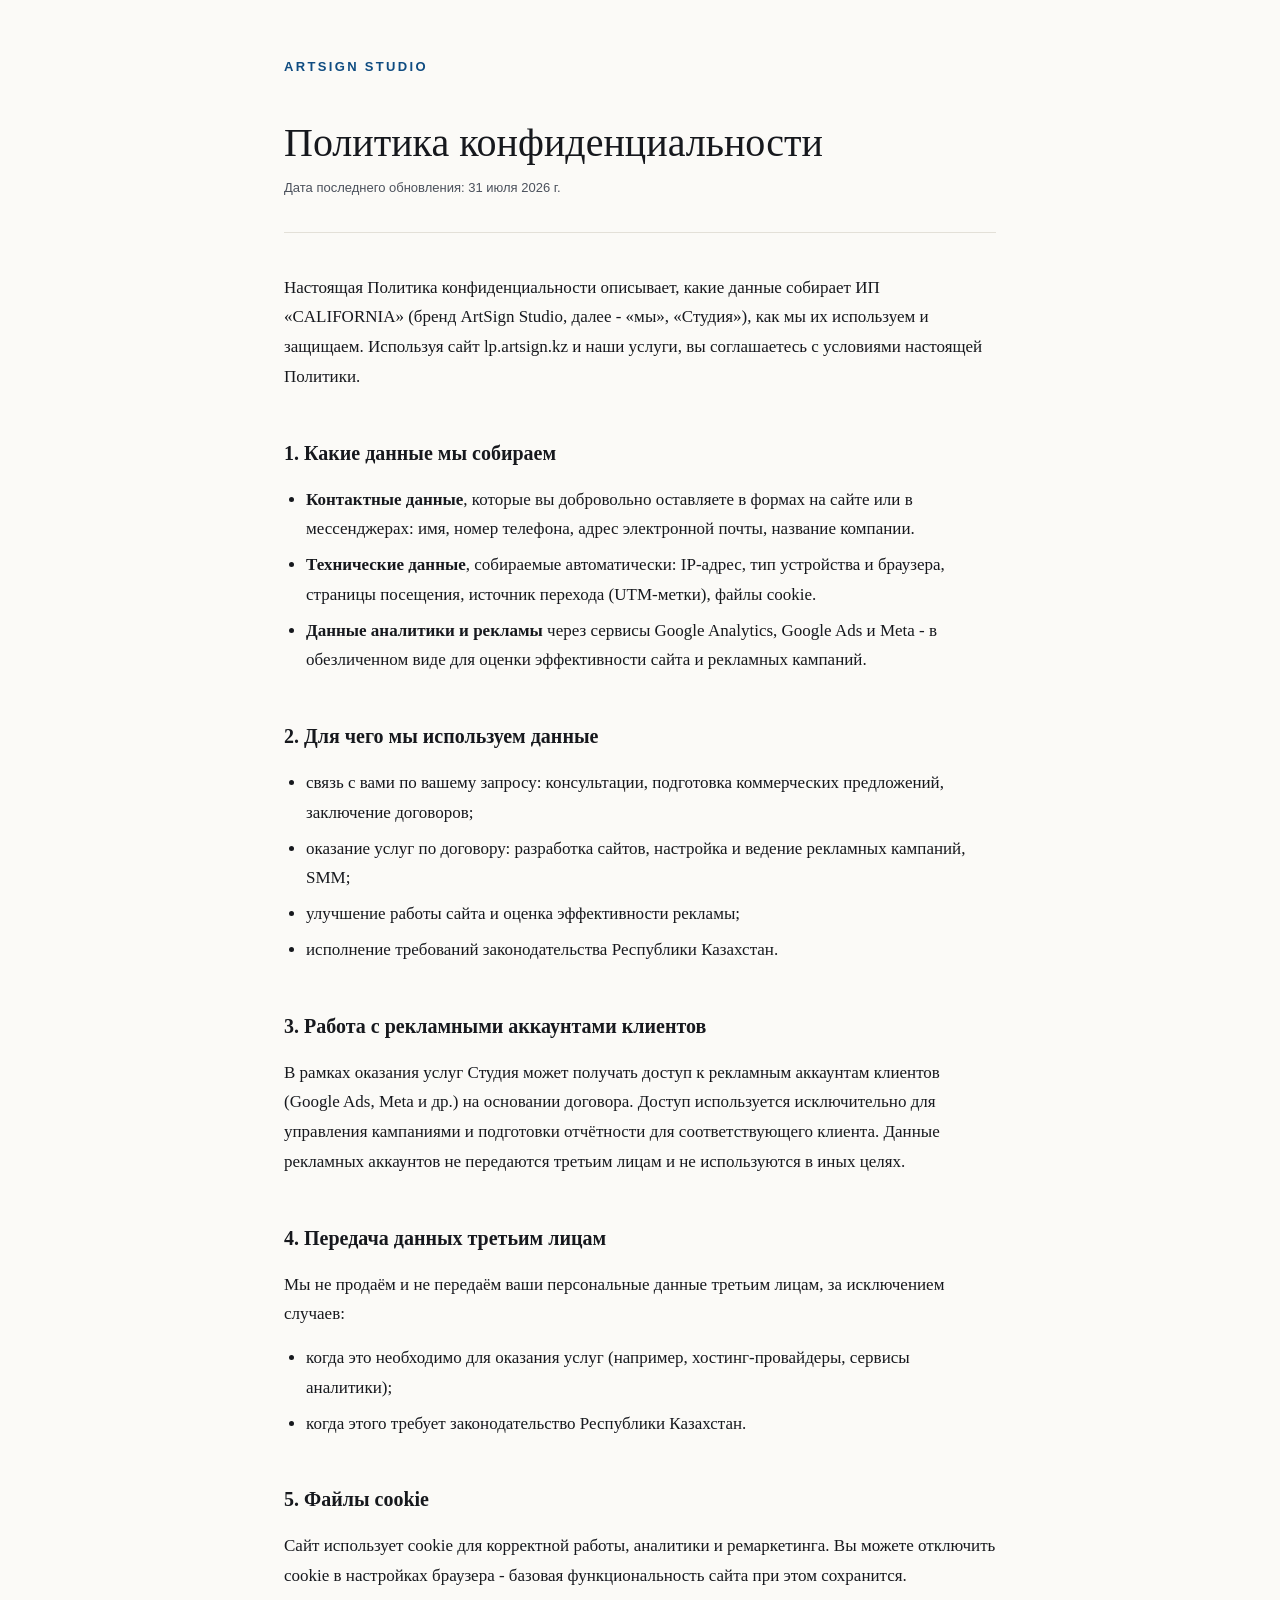
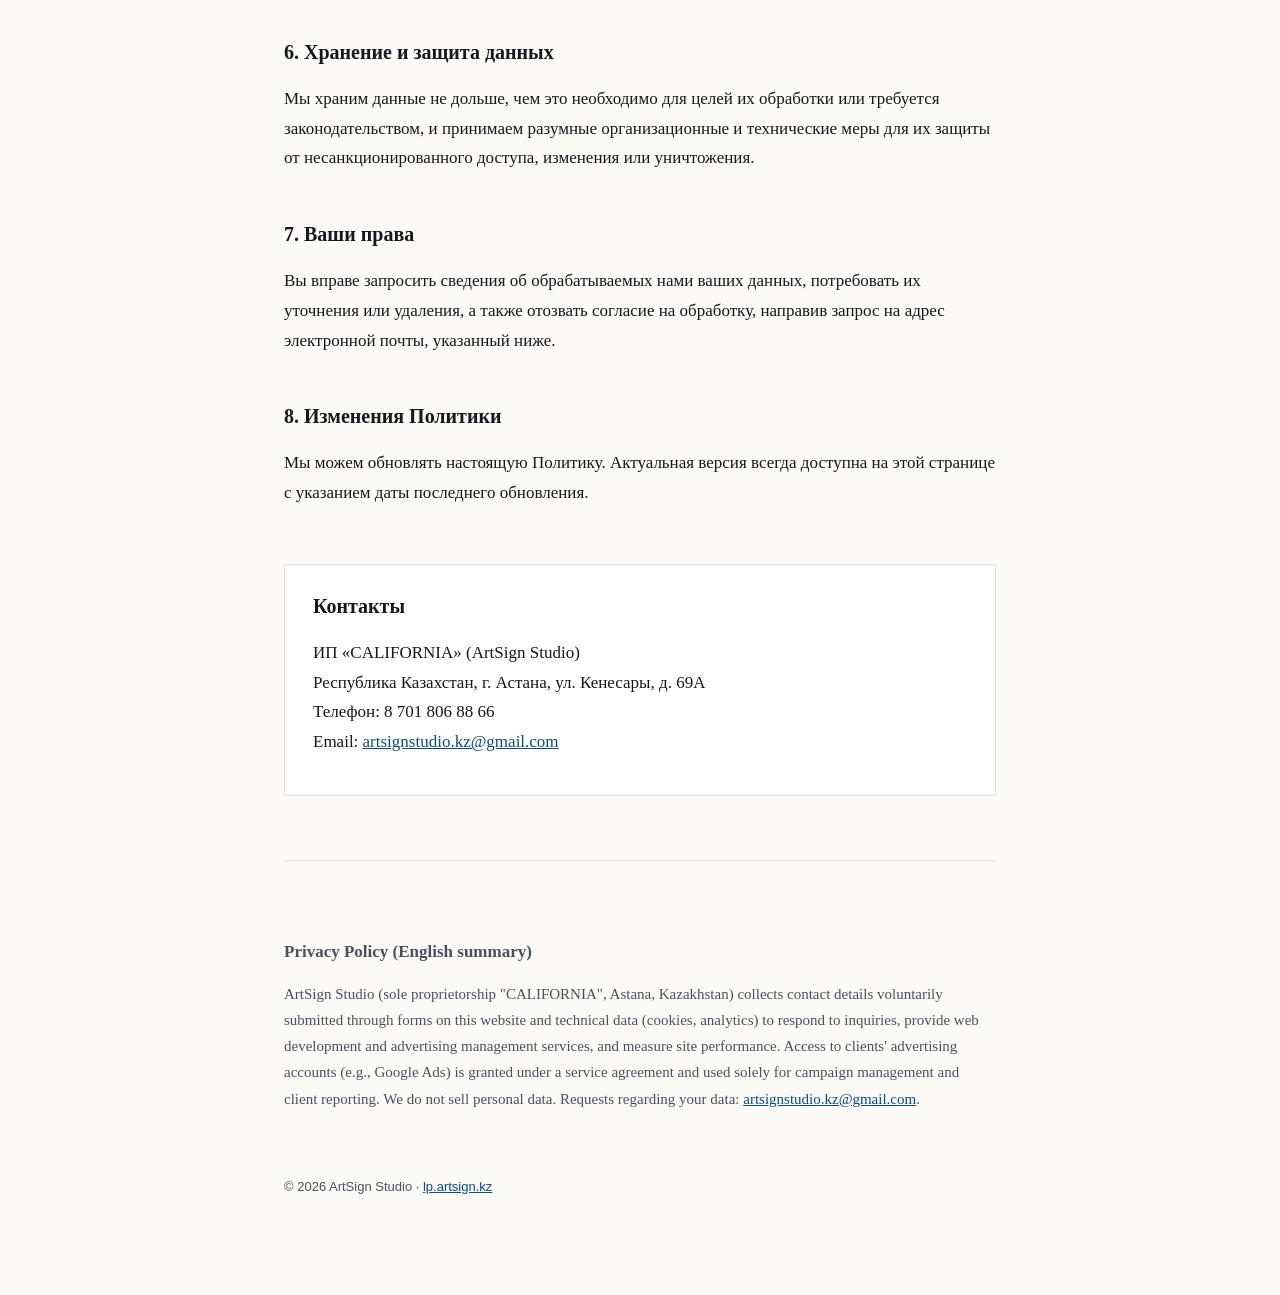
<file: privacy.html>
<!DOCTYPE html>
<html lang="ru">
<head>
<meta charset="UTF-8">
<meta name="viewport" content="width=device-width, initial-scale=1.0">
<title>Политика конфиденциальности - ArtSign Studio</title>
<meta name="description" content="Политика конфиденциальности ArtSign Studio: какие данные мы собираем, как используем и защищаем.">
<meta name="robots" content="index, follow">
<style>
  :root{
    --ink:#16181d;
    --ink-soft:#4b515c;
    --paper:#fbfaf7;
    --line:#e3e0d8;
    --accent:#0f4c81;
  }
  *{margin:0;padding:0;box-sizing:border-box}
  body{
    font-family:Georgia,'Times New Roman',serif;
    background:var(--paper);
    color:var(--ink);
    line-height:1.75;
    font-size:17px;
  }
  .wrap{max-width:760px;margin:0 auto;padding:56px 24px 96px}
  .brand{
    font-family:Arial,Helvetica,sans-serif;
    font-size:13px;letter-spacing:.18em;text-transform:uppercase;
    color:var(--accent);font-weight:700;margin-bottom:40px;
  }
  .brand a{color:inherit;text-decoration:none}
  h1{
    font-size:clamp(28px,5vw,40px);
    line-height:1.2;font-weight:400;margin-bottom:10px;
  }
  .updated{
    font-family:Arial,Helvetica,sans-serif;
    font-size:13px;color:var(--ink-soft);
    padding-bottom:32px;border-bottom:1px solid var(--line);margin-bottom:40px;
  }
  h2{
    font-size:20px;font-weight:700;margin:44px 0 14px;
  }
  p{margin-bottom:14px}
  ul{margin:0 0 14px 22px}
  li{margin-bottom:6px}
  a{color:var(--accent)}
  .contact{
    margin-top:56px;padding:24px 28px;
    border:1px solid var(--line);background:#fff;
  }
  .contact h2{margin-top:0}
  .en{
    margin-top:64px;padding-top:32px;border-top:1px solid var(--line);
    color:var(--ink-soft);font-size:15px;
  }
  .en h2{font-size:17px;color:var(--ink-soft)}
  footer{
    margin-top:64px;font-family:Arial,Helvetica,sans-serif;
    font-size:13px;color:var(--ink-soft);
  }
</style>
<!-- Meta Pixel Code -->
<script>
!function(f,b,e,v,n,t,s)
{if(f.fbq)return;n=f.fbq=function(){n.callMethod?
n.callMethod.apply(n,arguments):n.queue.push(arguments)};
if(!f._fbq)f._fbq=n;n.push=n;n.loaded=!0;n.version='2.0';
n.queue=[];t=b.createElement(e);t.async=!0;
t.src=v;s=b.getElementsByTagName(e)[0];
s.parentNode.insertBefore(t,s)}(window, document,'script',
'https://connect.facebook.net/en_US/fbevents.js');
fbq('init', '1477826510989860');
fbq('init', '3965861417047910');
fbq('track', 'PageView');
</script>
<noscript><img height="1" width="1" style="display:none"
src="https://www.facebook.com/tr?id=1477826510989860&ev=PageView&noscript=1"
/></noscript>
<!-- End Meta Pixel Code -->
<link rel="icon" href="favicon.ico" sizes="48x48">
<script src="https://lead-bot.sultan-askarov-kz.workers.dev/t.js" data-site="artsignlp" defer></script>
</head>
<body>
<div class="wrap">
  <div class="brand"><a href="https://lp.artsign.kz/">ArtSign Studio</a></div>

  <h1>Политика конфиденциальности</h1>
  <p class="updated">Дата последнего обновления: 31 июля 2026 г.</p>

  <p>Настоящая Политика конфиденциальности описывает, какие данные собирает ИП «CALIFORNIA» (бренд ArtSign Studio, далее - «мы», «Студия»), как мы их используем и защищаем. Используя сайт lp.artsign.kz и наши услуги, вы соглашаетесь с условиями настоящей Политики.</p>

  <h2>1. Какие данные мы собираем</h2>
  <ul>
    <li><strong>Контактные данные</strong>, которые вы добровольно оставляете в формах на сайте или в мессенджерах: имя, номер телефона, адрес электронной почты, название компании.</li>
    <li><strong>Технические данные</strong>, собираемые автоматически: IP-адрес, тип устройства и браузера, страницы посещения, источник перехода (UTM-метки), файлы cookie.</li>
    <li><strong>Данные аналитики и рекламы</strong> через сервисы Google Analytics, Google Ads и Meta - в обезличенном виде для оценки эффективности сайта и рекламных кампаний.</li>
  </ul>

  <h2>2. Для чего мы используем данные</h2>
  <ul>
    <li>связь с вами по вашему запросу: консультации, подготовка коммерческих предложений, заключение договоров;</li>
    <li>оказание услуг по договору: разработка сайтов, настройка и ведение рекламных кампаний, SMM;</li>
    <li>улучшение работы сайта и оценка эффективности рекламы;</li>
    <li>исполнение требований законодательства Республики Казахстан.</li>
  </ul>

  <h2>3. Работа с рекламными аккаунтами клиентов</h2>
  <p>В рамках оказания услуг Студия может получать доступ к рекламным аккаунтам клиентов (Google Ads, Meta и др.) на основании договора. Доступ используется исключительно для управления кампаниями и подготовки отчётности для соответствующего клиента. Данные рекламных аккаунтов не передаются третьим лицам и не используются в иных целях.</p>

  <h2>4. Передача данных третьим лицам</h2>
  <p>Мы не продаём и не передаём ваши персональные данные третьим лицам, за исключением случаев:</p>
  <ul>
    <li>когда это необходимо для оказания услуг (например, хостинг-провайдеры, сервисы аналитики);</li>
    <li>когда этого требует законодательство Республики Казахстан.</li>
  </ul>

  <h2>5. Файлы cookie</h2>
  <p>Сайт использует cookie для корректной работы, аналитики и ремаркетинга. Вы можете отключить cookie в настройках браузера - базовая функциональность сайта при этом сохранится.</p>

  <h2>6. Хранение и защита данных</h2>
  <p>Мы храним данные не дольше, чем это необходимо для целей их обработки или требуется законодательством, и принимаем разумные организационные и технические меры для их защиты от несанкционированного доступа, изменения или уничтожения.</p>

  <h2>7. Ваши права</h2>
  <p>Вы вправе запросить сведения об обрабатываемых нами ваших данных, потребовать их уточнения или удаления, а также отозвать согласие на обработку, направив запрос на адрес электронной почты, указанный ниже.</p>

  <h2>8. Изменения Политики</h2>
  <p>Мы можем обновлять настоящую Политику. Актуальная версия всегда доступна на этой странице с указанием даты последнего обновления.</p>

  <div class="contact">
    <h2>Контакты</h2>
    <p>ИП «CALIFORNIA» (ArtSign Studio)<br>
    Республика Казахстан, г. Астана, ул. Кенесары, д. 69А<br>
    Телефон: 8 701 806 88 66<br>
    Email: <a href="mailto:artsignstudio.kz@gmail.com">artsignstudio.kz@gmail.com</a></p>
  </div>

  <div class="en">
    <h2>Privacy Policy (English summary)</h2>
    <p>ArtSign Studio (sole proprietorship "CALIFORNIA", Astana, Kazakhstan) collects contact details voluntarily submitted through forms on this website and technical data (cookies, analytics) to respond to inquiries, provide web development and advertising management services, and measure site performance. Access to clients' advertising accounts (e.g., Google Ads) is granted under a service agreement and used solely for campaign management and client reporting. We do not sell personal data. Requests regarding your data: <a href="mailto:artsignstudio.kz@gmail.com">artsignstudio.kz@gmail.com</a>.</p>
  </div>

  <footer>© 2026 ArtSign Studio · <a href="https://lp.artsign.kz/">lp.artsign.kz</a></footer>
</div>
</body>
</html>
</file>
<file: styles.css>
:root{
  --bg:#fff;--bg-soft:#f4f8ff;--ink:#0b1220;--muted:#5b6677;--line:#e6ecf5;
  --brand:#2f6bff;--brand2:#16c2e6;--brand-ink:#1c4fd6;--navy:#0a1330;
  --grad:linear-gradient(100deg,var(--brand),var(--brand2));
  --r:20px;--hdr:68px;--ease:cubic-bezier(.22,1,.36,1);
}
*{box-sizing:border-box;margin:0;padding:0}
html{-webkit-text-size-adjust:100%;scroll-padding-top:calc(var(--hdr) + 16px)}
body{font-family:"Manrope","Segoe UI",system-ui,sans-serif;color:var(--ink);background:var(--bg);line-height:1.55;font-size:16px;overflow-x:clip;-webkit-font-smoothing:antialiased}
img{display:block;max-width:100%;height:auto}
a{color:inherit;text-decoration:none}
ul,ol{list-style:none}
button,input{font:inherit;color:inherit}
.ic{width:20px;height:20px;flex-shrink:0}
.sr{position:absolute;width:1px;height:1px;overflow:hidden;clip:rect(0 0 0 0);white-space:nowrap}
.wrap{width:100%;max-width:1200px;margin:0 auto;padding:0 24px}
.grad-text{background:var(--grad);-webkit-background-clip:text;background-clip:text;color:transparent}
:focus-visible{outline:3px solid var(--brand);outline-offset:3px;border-radius:8px}

/* buttons */
.btn{display:inline-flex;align-items:center;justify-content:center;gap:10px;border:0;border-radius:14px;font-weight:700;cursor:pointer;transition:transform .2s var(--ease),box-shadow .2s var(--ease),filter .2s}
.btn-primary{background:var(--grad);color:#fff;box-shadow:0 10px 24px -8px rgba(47,107,255,.55)}
.btn-primary:active{transform:scale(.98)}
@media (hover:hover){.btn-primary:hover{transform:translateY(-2px);box-shadow:0 16px 32px -10px rgba(47,107,255,.65)}}
.btn-lg{padding:16px 26px;font-size:16px}
.btn-xl{width:100%;padding:18px 24px;font-size:17px;position:relative;overflow:hidden}
.btn-xl::after{content:"";position:absolute;inset:0;background:linear-gradient(110deg,transparent 30%,rgba(255,255,255,.45) 50%,transparent 70%);transform:translateX(-120%);animation:shine 4.2s var(--ease) 1.5s infinite}
@keyframes shine{0%,62%{transform:translateX(-120%)}100%{transform:translateX(120%)}}
.btn[disabled]{opacity:.75;cursor:progress}
.pill{display:inline-block;padding:6px 14px;border-radius:999px;background:#eaf1ff;color:var(--brand-ink);font-size:12px;font-weight:800;letter-spacing:.06em;text-transform:uppercase}
.pill-dark{background:rgba(255,255,255,.1);color:#bfe9ff}

/* header */
.hdr{position:sticky;top:0;z-index:50;background:rgba(255,255,255,.92);border-bottom:1px solid var(--line)}
@supports (backdrop-filter:blur(8px)){@media (hover:hover){.hdr{background:rgba(255,255,255,.78);backdrop-filter:blur(12px)}}}
.hdr-in{height:var(--hdr);display:flex;align-items:center;justify-content:space-between;gap:16px}
.logo img{width:auto;height:30px}
.hdr-call{flex-shrink:0;margin-left:auto;padding:12px 20px;font-size:15px}
.hdr-short{display:none}

/* hero */
.hero{position:relative;overflow:hidden;padding:72px 0 88px}
.hero-bg{position:absolute;inset:0;pointer-events:none}
.blob{position:absolute;border-radius:50%;filter:blur(60px);opacity:.55}
.b1{width:520px;height:520px;right:-140px;top:-160px;background:radial-gradient(circle,#7fc8ff,#a9e4ff 50%,transparent 70%)}
.b2{width:420px;height:420px;left:-180px;bottom:-200px;background:radial-gradient(circle,#8ee6f5,#bfefff 50%,transparent 70%)}
.hero-grid{position:absolute;inset:0;background-image:linear-gradient(rgba(47,107,255,.06) 1px,transparent 1px),linear-gradient(90deg,rgba(47,107,255,.06) 1px,transparent 1px);background-size:44px 44px;-webkit-mask-image:radial-gradient(ellipse 70% 60% at 70% 40%,#000 20%,transparent 75%);mask-image:radial-gradient(ellipse 70% 60% at 70% 40%,#000 20%,transparent 75%)}
.hero-in{position:relative;display:grid;grid-template-columns:minmax(0,1.05fr) minmax(0,1fr);gap:56px;align-items:center}
.hero-copy h1{margin:18px 0 18px;font-size:clamp(34px,4.6vw,58px);line-height:1.08;font-weight:800;letter-spacing:-.02em}
.lead{color:var(--muted);font-size:18px}
.hero-ticks{display:flex;flex-wrap:wrap;gap:10px 22px;margin-top:26px}
.hero-ticks li{display:flex;align-items:center;gap:8px;font-weight:700;font-size:15px}
.hero-ticks .ic{color:var(--brand)}

/* form card - accent */
.form-zone{position:relative;isolation:isolate}
.form-zone::before{content:"";position:absolute;inset:24px -6px -24px;border-radius:30px;background:var(--grad);filter:blur(40px);opacity:.3;z-index:-1;transition:opacity .4s;pointer-events:none}
.form-zone:focus-within::before{opacity:.6}
.lf-card{position:relative;border-radius:26px;padding:30px;background:#fff;box-shadow:0 30px 70px -28px rgba(20,40,90,.45)}
.lf-card::before{content:"";position:absolute;inset:-2px;border-radius:28px;padding:2px;background:conic-gradient(from var(--a,0deg),var(--brand),var(--brand2),#9fd8ff,var(--brand),var(--brand2),var(--brand));-webkit-mask:linear-gradient(#000 0 0) content-box,linear-gradient(#000 0 0);-webkit-mask-composite:xor;mask:linear-gradient(#000 0 0) content-box exclude,linear-gradient(#000 0 0);animation:spin 6s linear infinite;z-index:-1}
@property --a{syntax:"<angle>";initial-value:0deg;inherits:false}
@keyframes spin{to{--a:360deg}}
.lf-card.is-ping{animation:ping 1.2s var(--ease)}
@keyframes ping{0%{transform:scale(1)}30%{transform:scale(1.025)}100%{transform:scale(1)}}
.lf-live{display:inline-flex;align-items:center;gap:8px;padding:6px 12px 6px 10px;border-radius:999px;background:#e9fbf1;color:#0f7a43;font-size:13px;font-weight:800}
.lf-live i{width:8px;height:8px;border-radius:50%;background:#22c55e;box-shadow:0 0 0 0 rgba(34,197,94,.6);animation:pulse 1.8s infinite}
@keyframes pulse{70%{box-shadow:0 0 0 9px rgba(34,197,94,0)}100%{box-shadow:0 0 0 0 rgba(34,197,94,0)}}
.lf-title{margin:14px 0 6px;font-size:26px;line-height:1.2;font-weight:800;letter-spacing:-.01em}
.lf-sub{color:var(--muted);font-size:15px}
.lead-form{display:grid;gap:12px;margin-top:20px}
.fld{position:relative;display:block}
.fld .ic{position:absolute;left:16px;top:50%;transform:translateY(-50%);color:#9aa6b8;transition:color .2s;pointer-events:none}
.input{width:100%;height:58px;padding:0 16px 0 48px;border:1.5px solid var(--line);border-radius:14px;background:#f8faff;font-size:16px;outline:none;transition:border-color .15s,box-shadow .15s,background .15s}
.input::placeholder{color:#9aa6b8}
.input:focus{border-color:var(--brand);background:#fff;box-shadow:0 0 0 4px rgba(47,107,255,.13)}
.fld:focus-within .ic{color:var(--brand)}
.input.is-ok{border-color:#22c55e}
.input.is-bad{border-color:#ef4444;box-shadow:0 0 0 4px rgba(239,68,68,.12)}
.hp{position:absolute;left:-9999px;width:1px;height:1px;opacity:0}
.lf-err{color:#dc2626;font-size:14px;font-weight:600}
.lf-perks{display:flex;flex-wrap:wrap;justify-content:center;gap:6px 16px;margin-top:2px}
.lf-perks li{display:flex;align-items:center;gap:6px;font-size:13px;font-weight:700;color:#334155}
.lf-perks .ic{width:16px;height:16px;color:var(--brand)}
.lf-note{text-align:center;font-size:12px;color:var(--muted)}
.lf-note a{text-decoration:underline;text-underline-offset:2px}
.lf-done{text-align:center;padding:24px 4px 8px;outline:none}
.done-ic{display:grid;place-items:center;width:68px;height:68px;margin:0 auto;border-radius:50%;background:var(--grad);color:#fff;animation:pop .6s var(--ease)}
.done-ic .ic{width:34px;height:34px}
@keyframes pop{0%{transform:scale(.4);opacity:0}100%{transform:scale(1);opacity:1}}
.lf-done h3{margin-top:16px;font-size:22px;font-weight:800}
.lf-done p{margin:8px 0 18px;color:var(--muted)}

/* sections */
.sec{padding:96px 0}
.sec-soft{background:var(--bg-soft)}
.sec-head{text-align:center;margin-bottom:44px}
.sec-head h2{margin-top:14px;font-size:clamp(28px,3.4vw,42px);line-height:1.15;font-weight:800;letter-spacing:-.015em}
.sec-head p{margin-top:12px;color:var(--muted);font-size:17px}

.feats{display:grid;grid-template-columns:repeat(4,minmax(0,1fr));gap:18px}
.feat{background:#fff;border:1px solid var(--line);border-radius:var(--r);padding:26px;transition:transform .3s var(--ease),box-shadow .3s}
@media (hover:hover){.feat:hover{transform:translateY(-4px);box-shadow:0 20px 44px -24px rgba(20,40,90,.35)}}
.feat-ic{display:grid;place-items:center;width:48px;height:48px;border-radius:14px;background:var(--grad);color:#fff;box-shadow:0 10px 20px -10px rgba(47,107,255,.7)}
.feat h3{margin:18px 0 8px;font-size:18px;font-weight:800}
.feat p{color:var(--muted);font-size:15px}

.case{max-width:860px;margin:0 auto 22px;background:#fff;border:1px solid var(--line);border-radius:24px;padding:28px;box-shadow:0 18px 50px -24px rgba(20,40,90,.25)}
.case-top{display:flex;justify-content:space-between;align-items:flex-start;gap:16px;flex-wrap:wrap}
.case-tag{font-size:12px;font-weight:800;letter-spacing:.06em;text-transform:uppercase;color:var(--brand-ink)}
.case h3{font-size:24px;font-weight:800;margin-top:4px}
.case-badge{padding:7px 14px;border-radius:999px;background:var(--grad);color:#fff;font-size:13px;font-weight:700;white-space:nowrap}
.stats{display:grid;grid-template-columns:repeat(4,minmax(0,1fr));gap:12px;margin:22px 0}
.stat{background:var(--bg-soft);border-radius:16px;padding:16px 10px;text-align:center}
.stat b{display:block;font-size:clamp(22px,2.6vw,30px);font-weight:800;background:var(--grad);-webkit-background-clip:text;background-clip:text;color:transparent;white-space:nowrap}
.stat span{font-size:13px;color:var(--muted)}
.shot figcaption{margin-top:10px;text-align:center;font-size:13px;color:var(--muted)}
.shot-wide img{border-radius:14px;border:1px solid var(--line);width:100%}
.phones{display:flex;justify-content:center;gap:18px}
.shot-phone{width:min(240px,46%)}
.shot-phone img{border-radius:22px;border:6px solid #0b1220;aspect-ratio:740/1000;object-fit:cover;object-position:top;width:100%;height:auto}
.chats{align-items:center;gap:22px}
.shot-chat{width:min(340px,48%)}
.shot-chat img{width:100%;height:auto;border-radius:18px;border:6px solid #0b1220;box-shadow:0 20px 40px -24px rgba(11,18,32,.6)}
.fine{text-align:center;font-size:13px;color:var(--muted);margin-top:6px}
.mid-cta{margin-top:36px;text-align:center}
.mid-cta p{font-weight:700;font-size:18px;margin-bottom:14px}

.revs{display:grid;grid-template-columns:repeat(2,minmax(0,1fr));gap:18px;max-width:1000px;margin:0 auto}
.rev{background:#fff;border:1px solid var(--line);border-radius:var(--r);padding:26px;display:flex;flex-direction:column}
.stars{display:flex;gap:3px;color:#f5b301}
.stars svg{width:18px;height:18px}
.rev p{margin:14px 0 18px;font-size:16px}
.rev footer{margin-top:auto;display:flex;align-items:center;gap:12px;padding-top:16px;border-top:1px solid var(--line)}
.ava{display:grid;place-items:center;width:40px;height:40px;border-radius:50%;background:var(--grad);color:#fff;font-weight:800;flex-shrink:0}
.rev b{display:block;font-size:15px}
.rev small{color:var(--muted);font-size:13px}

.steps{display:grid;grid-template-columns:repeat(3,minmax(0,1fr));gap:18px;max-width:1000px;margin:0 auto}
.step{background:#fff;border:1px solid var(--line);border-radius:var(--r);padding:26px}
.step-n{font-size:36px;font-weight:800;background:var(--grad);-webkit-background-clip:text;background-clip:text;color:transparent;line-height:1}
.step h3{margin:14px 0 8px;font-size:19px;font-weight:800}
.step p{color:var(--muted);font-size:15px}
.step-link{display:inline-flex;align-items:center;gap:6px;margin-top:14px;font-weight:800;color:var(--brand)}
.step-link .ic{width:18px;height:18px;transition:transform .2s}
@media (hover:hover){.step-link:hover .ic{transform:translateX(4px)}}

.sites{display:grid;grid-template-columns:repeat(2,minmax(0,1fr));gap:22px;max-width:1000px;margin:0 auto}
.site{background:#fff;border:1px solid var(--line);border-radius:24px;padding:14px;box-shadow:0 18px 50px -28px rgba(20,40,90,.3)}
.site-main{display:block}
.browser{display:flex;align-items:center;gap:12px;padding:9px 12px;background:#f1f4fa;border-radius:12px 12px 0 0}
.dots{display:flex;gap:6px}
.dots i{width:9px;height:9px;border-radius:50%;background:#ff5f57}
.dots i:nth-child(2){background:#febc2e}.dots i:nth-child(3){background:#28c840}
.url{font-size:12px;color:var(--muted);background:#fff;padding:3px 10px;border-radius:6px}
.site-view{position:relative;display:block;aspect-ratio:16/10;overflow:hidden;border-radius:0 0 12px 12px;background:#0b1220}
.site-view>img:first-child{width:100%;height:100%;object-fit:cover;object-position:left top;transition:transform .8s var(--ease)}
.site-phone{position:absolute;right:10px;bottom:-30%;width:22%;border-radius:12px;border:3px solid #0b1220;box-shadow:0 12px 30px rgba(0,0,0,.4);transition:transform .6s var(--ease)}
@media (hover:hover){.site-main:hover .site-view>img:first-child{transform:scale(1.04)}.site-main:hover .site-phone{transform:translateY(-8%)}.site-main:hover .go{transform:rotate(-45deg)}}
.site-meta{display:flex;justify-content:space-between;align-items:center;gap:12px;padding:16px 6px 12px}
.site-meta small{display:block;font-size:11px;font-weight:800;letter-spacing:.06em;text-transform:uppercase;color:var(--brand-ink)}
.site-meta b{display:block;font-size:18px;font-weight:800}
.site-meta em{font-style:normal;font-size:13px;color:var(--muted)}
.go{display:grid;place-items:center;width:40px;height:40px;border-radius:50%;background:var(--grad);color:#fff;flex-shrink:0;transition:transform .3s var(--ease)}
.site-thumbs{display:grid;grid-template-columns:minmax(0,1fr) minmax(0,1fr);gap:10px}
.site-thumbs img{width:100%;aspect-ratio:4/3;object-fit:cover;object-position:left top;border-radius:10px;border:1px solid var(--line)}

/* final - dark accent around the form */
.final{position:relative;overflow:hidden;padding:110px 0;background:radial-gradient(120% 90% at 80% 20%,#16307a 0%,var(--navy) 55%);color:#fff}
.final-bg{position:absolute;inset:0;pointer-events:none}
.b3{width:560px;height:560px;right:-120px;top:-180px;background:radial-gradient(circle,rgba(47,107,255,.8),transparent 65%);opacity:.6}
.b4{width:460px;height:460px;left:-160px;bottom:-220px;background:radial-gradient(circle,rgba(22,194,230,.7),transparent 65%);opacity:.45}
.final-in{position:relative;display:grid;grid-template-columns:minmax(0,1fr) minmax(0,1fr);gap:60px;align-items:center}
.final-copy h2{margin:16px 0 14px;font-size:clamp(32px,4vw,50px);line-height:1.1;font-weight:800;letter-spacing:-.02em}
.final-copy>p{color:#c3cde4;font-size:18px}
.final-list{display:grid;gap:12px;margin-top:24px}
.final-list li{display:flex;align-items:center;gap:12px;font-weight:700;font-size:17px}
.final-list .ic{width:26px;height:26px;padding:5px;border-radius:50%;background:var(--grad);color:#fff}
.final-alt{display:flex;flex-wrap:wrap;align-items:center;gap:10px 14px;margin-top:30px;color:#9fb0d4;font-size:15px}
.final-alt a{display:inline-flex;align-items:center;gap:8px;padding:10px 16px;border-radius:12px;background:rgba(255,255,255,.08);color:#fff;font-weight:700;border:1px solid rgba(255,255,255,.14);transition:background .2s}
@media (hover:hover){.final-alt a:hover{background:rgba(255,255,255,.16)}}
.final-alt .alt-wa .ic{color:#25d366}
.final .lf-card{color:var(--ink)}
.alt-wa{display:inline-flex;align-items:center;gap:8px;font-weight:700}
.lf-done .alt-wa{padding:12px 18px;border-radius:12px;background:#25d366;color:#fff}

/* footer */
.ftr{border-top:1px solid var(--line);padding:28px 0 32px}
.ftr-in{display:flex;align-items:center;justify-content:space-between;gap:16px 28px;flex-wrap:wrap}
.ftr .logo img{height:24px}
.ftr-links{display:flex;flex-wrap:wrap;gap:8px 22px;font-size:14px;font-weight:600}
.ftr-links a{display:inline-flex;align-items:center;gap:6px}
.ftr-links .ic-wa{color:#25d366;width:18px;height:18px}
.ftr-c{font-size:13px;color:var(--muted)}

/* floating */
.fab{position:fixed;right:18px;top:50%;transform:translateY(-50%);z-index:40;display:grid;gap:12px}
.fab-btn{display:grid;place-items:center;width:52px;height:52px;border-radius:50%;color:#fff;box-shadow:0 10px 24px -8px rgba(0,0,0,.35);transition:transform .2s var(--ease)}
.fab-btn .ic{width:24px;height:24px}
.fab-tel{background:var(--grad)}
.fab-wa{background:#25d366}
@media (hover:hover){.fab-btn:hover{transform:scale(1.08)}}
.mbar{display:none}


/* header instagram */
.hdr-ig{display:grid;place-items:center;width:44px;height:44px;border-radius:12px;border:1px solid var(--line);background:#fff;flex-shrink:0;margin-left:auto;transition:transform .2s var(--ease)}
.hdr-ig .ic{width:22px;height:22px}
.hdr-ig+.hdr-call{margin-left:0}
@media (hover:hover){.hdr-ig:hover{transform:translateY(-2px)}}

/* hero proof: real lead chat */
.proof{display:flex;align-items:center;gap:20px;margin-top:28px;padding:14px 18px 14px 14px;background:rgba(255,255,255,.75);border:1px solid var(--line);border-radius:22px;box-shadow:0 18px 40px -28px rgba(20,40,90,.4);max-width:520px}
.proof-phone{flex-shrink:0;width:150px;padding:5px;border-radius:16px;background:#0b1220;box-shadow:0 14px 30px -12px rgba(11,18,32,.6);transform:rotate(-4deg)}
.proof-screen{overflow:hidden;border-radius:11px;background:#0e1621}
.proof-screen img{width:100%;height:auto}
.proof figcaption{display:grid;gap:4px;font-size:14px;color:var(--muted)}
.proof figcaption b{font-size:16px;color:var(--ink)}
.proof-live{display:inline-flex;align-items:center;gap:7px;font-size:12px;font-weight:800;color:#0f7a43;text-transform:uppercase;letter-spacing:.05em}
.proof-live i{width:7px;height:7px;border-radius:50%;background:#22c55e;animation:pulse 1.8s infinite}
.ig-link{display:inline-flex;align-items:center;gap:7px;margin-top:4px;font-weight:800;color:var(--ink)}
.ig-link .ic{width:18px;height:18px}
.ig-link .ic:last-child{width:16px;height:16px;color:var(--brand);transition:transform .2s}
@media (hover:hover){.ig-link:hover .ic:last-child{transform:translateX(4px)}}

/* trust strip */
.trust{border-top:1px solid var(--line);border-bottom:1px solid var(--line);background:#fff}
.trust-in{display:grid;grid-template-columns:repeat(3,auto);justify-content:space-between;gap:20px 44px;align-items:center;padding-top:26px;padding-bottom:26px}
.trust-num b{display:block;font-size:30px;font-weight:800;line-height:1.1;background:var(--grad);-webkit-background-clip:text;background-clip:text;color:transparent}
.trust-num span{font-size:13px;color:var(--muted)}
.trust-logos{grid-column:1/-1;display:flex;flex-wrap:wrap;align-items:center;gap:10px 16px;padding-top:18px;border-top:1px dashed var(--line)}
.trust-cap{font-size:11px;font-weight:800;letter-spacing:.08em;text-transform:uppercase;color:#5b6677}
.trust-logos ul{display:flex;flex-wrap:wrap;gap:8px}
.trust-logos li{padding:7px 12px;border-radius:10px;background:var(--bg-soft);font-weight:800;font-size:14px;color:#334155;white-space:nowrap}

/* need chips in form */
.need{border:0;display:flex;flex-wrap:wrap;gap:8px;align-items:center}
.need legend{float:left;width:100%;margin-bottom:0;font-size:13px;font-weight:700;color:var(--muted)}
.need label{position:relative;cursor:pointer}
.need input{position:absolute;opacity:0;width:1px;height:1px}
.need span{display:block;padding:9px 14px;border-radius:999px;border:1.5px solid var(--line);background:#f8faff;font-size:14px;font-weight:700;transition:border-color .15s,background .15s,color .15s}
@media (hover:hover){.need label:hover span{border-color:#b9cbff}}
.need input:checked+span{border-color:var(--brand);background:#eaf1ff;color:var(--brand-ink)}
.need input:focus-visible+span{outline:3px solid var(--brand);outline-offset:2px}
.calc-pick{padding:10px 14px;border-radius:12px;background:#eaf1ff;color:var(--brand-ink);font-size:14px;font-weight:700}

/* after submit */
.next{display:grid;gap:8px;margin:0 0 18px;text-align:left;counter-reset:n}
.next li{display:grid;grid-template-columns:30px 1fr;column-gap:10px;align-items:start;padding:10px 12px;border-radius:12px;background:var(--bg-soft);counter-increment:n}
.next li::before{content:counter(n);grid-row:span 2;display:grid;place-items:center;width:28px;height:28px;border-radius:50%;background:var(--grad);color:#fff;font-weight:800;font-size:14px}
.next b{font-size:15px}
.next span{font-size:13px;color:var(--muted)}

/* calculator */
.sec-calc{position:relative;background:linear-gradient(180deg,#fff 0%,var(--bg-soft) 100%)}
.calc{display:grid;grid-template-columns:minmax(0,1fr) minmax(0,1.05fr);gap:0;max-width:1000px;margin:0 auto;border-radius:26px;overflow:hidden;background:#fff;border:1px solid var(--line);box-shadow:0 30px 70px -34px rgba(20,40,90,.45)}
.calc-ctl{display:grid;gap:22px;align-content:start;padding:34px}
.calc-f{display:grid;gap:10px}
.calc-l{font-weight:800;font-size:15px}
.calc-l output{color:var(--brand)}
.calc select{width:100%;height:56px;padding:0 44px 0 16px;border:1.5px solid var(--line);border-radius:14px;background:#f8faff url("data:image/svg+xml,%3Csvg xmlns='http://www.w3.org/2000/svg' width='14' height='14' viewBox='0 0 24 24' fill='none' stroke='%232f6bff' stroke-width='3' stroke-linecap='round'%3E%3Cpath d='m6 9 6 6 6-6'/%3E%3C/svg%3E") right 16px center no-repeat;font:inherit;font-size:16px;font-weight:600;color:var(--ink);-webkit-appearance:none;appearance:none;cursor:pointer}
.calc select:focus{outline:none;border-color:var(--brand);box-shadow:0 0 0 4px rgba(47,107,255,.13)}
.calc input[type=range]{--fill:11.1%;-webkit-appearance:none;appearance:none;width:100%;height:8px;border-radius:99px;background:linear-gradient(90deg,var(--brand),var(--brand2)) 0/var(--fill) 100% no-repeat,#e3eaf6;cursor:pointer}
.calc input[type=range]::-webkit-slider-thumb{-webkit-appearance:none;width:26px;height:26px;border-radius:50%;background:#fff;border:3px solid var(--brand);box-shadow:0 4px 12px rgba(47,107,255,.4)}
.calc input[type=range]::-moz-range-thumb{width:22px;height:22px;border-radius:50%;background:#fff;border:3px solid var(--brand)}
.range-ends{display:flex;justify-content:space-between;font-size:12px;color:var(--muted)}
.range-ends i{font-style:normal}
.calc-note{font-size:13px;color:var(--muted)}
.calc-res{display:grid;gap:18px;align-content:start;padding:34px;background:radial-gradient(120% 100% at 90% 0%,#16307a 0%,var(--navy) 60%);color:#fff}
.calc-big b{display:block;font-size:clamp(40px,5vw,58px);font-weight:800;line-height:1;letter-spacing:-.02em;font-variant-numeric:tabular-nums}
.calc-big span{color:#bfe9ff;font-weight:700}
.calc-row{display:grid;grid-template-columns:1fr 1fr;gap:12px}
.calc-row div{padding:14px;border-radius:14px;background:rgba(255,255,255,.08);border:1px solid rgba(255,255,255,.12)}
.calc-row b{display:block;font-size:20px;font-weight:800;font-variant-numeric:tabular-nums}
.calc-row span{font-size:13px;color:#9fb0d4}
.calc-bars{display:flex;align-items:flex-end;gap:3px;height:70px}
.calc-bars i{flex:1;min-height:3px;border-radius:3px 3px 1px 1px;background:linear-gradient(180deg,var(--brand2),var(--brand));transition:height .5s var(--ease)}

/* reviews */
.rev-thumb{width:48px;height:48px;border-radius:12px;flex-shrink:0}
.rev-logo{width:96px;height:32px;border-radius:8px;flex-shrink:0;object-fit:cover}
.rev-thumb-ic{display:grid;place-items:center;background:var(--grad);color:#fff;border:0}
.rev-who{min-width:0}
.rev-link{margin-left:auto;display:inline-flex;align-items:center;gap:5px;font-size:13px;font-weight:700;color:var(--brand);white-space:nowrap}
.rev-link .ic{width:15px;height:15px}
.rev-link-mute{color:var(--muted);font-weight:600}

/* instagram buttons */
.btn-ig{padding:15px 24px;font-size:16px;background:#fff;border:1.5px solid var(--line);color:var(--ink)}
.btn-ig .ic{width:22px;height:22px}
@media (hover:hover){.btn-ig:hover{transform:translateY(-2px);border-color:#d9c2f0}}
.ftr-links .ic{width:18px;height:18px}

/* faq */
.wrap-narrow{max-width:860px}
.faq{display:grid;gap:10px}
.qa{background:#fff;border:1px solid var(--line);border-radius:16px;transition:box-shadow .2s}
.qa[open]{box-shadow:0 18px 40px -28px rgba(20,40,90,.4)}
.qa summary{list-style:none;display:flex;justify-content:space-between;align-items:center;gap:16px;padding:18px 20px;font-weight:800;font-size:17px;cursor:pointer}
.qa summary::-webkit-details-marker{display:none}
.qa-ic{position:relative;flex-shrink:0;width:28px;height:28px;border-radius:50%;background:#eaf1ff}
.qa-ic::before,.qa-ic::after{content:"";position:absolute;left:50%;top:50%;width:12px;height:2px;margin:-1px 0 0 -6px;border-radius:2px;background:var(--brand);transition:transform .25s var(--ease)}
.qa-ic::after{transform:rotate(90deg)}
.qa[open] .qa-ic::after{transform:rotate(0)}
.qa p{padding:0 20px 18px;color:var(--muted)}

/* reveal */
.js .rv{opacity:0;transition:opacity .7s var(--ease)}
.js .rv.in{opacity:1}

/* tablet */
@media (max-width:980px){
  .hero{padding:44px 0 64px}
  .hero-in,.final-in{grid-template-columns:minmax(0,1fr);gap:34px}
  .hero-copy{text-align:center}
  .hero-ticks{justify-content:center}
  .form-zone{max-width:560px;width:100%;margin:0 auto}
  .feats{grid-template-columns:repeat(2,minmax(0,1fr))}
  .final{padding:80px 0}
  .final-copy{text-align:center}
  .final-list{justify-content:center;justify-items:center}
  .final-alt{justify-content:center}
  .proof{margin-left:auto;margin-right:auto;text-align:left}
  .trust-in{grid-template-columns:repeat(3,minmax(0,1fr))}
  .calc{grid-template-columns:minmax(0,1fr)}
}

/* mobile */
@media (max-width:720px){
  :root{--hdr:60px}
  .wrap{padding:0 16px}
  .logo img{height:26px}
  .hdr-call{padding:11px 16px}
  .hdr-num{display:none}.hdr-short{display:inline}
  .hero{padding:26px 0 48px}
  .hero-in{gap:0;text-align:center}
  .hero-copy{display:contents}
  .hero-copy>.pill{justify-self:center}
  .form-zone{order:2;margin-top:20px;text-align:left}
  .hero-ticks{order:3;margin-top:22px}
  .proof{order:4;margin-top:22px;gap:14px;padding:12px}
  .proof-phone{width:112px}
  .hdr-ig{display:none}
  .hdr-ig+.hdr-call{margin-left:auto}
  .trust-in{gap:16px 12px;padding-top:22px;padding-bottom:22px}
  .trust-num b{font-size:22px}
  .trust-num span{font-size:12px}
  .calc-ctl,.calc-res{padding:22px 18px}
  .qa summary{font-size:16px;padding:16px}
  .qa p{padding:0 16px 16px}
  .rev footer{flex-wrap:wrap}
  .rev-link{margin-left:108px}
  .lf-sub{display:none}
  .hero .lf-live{display:none}
  .hero .lf-title{margin-top:0}
  .need legend{position:absolute;width:1px;height:1px;overflow:hidden;clip:rect(0 0 0 0)}
  .need{gap:6px}
  .need span{padding:8px 12px;font-size:13px}
  .lf-title{margin-top:10px}
  .lead-form{margin-top:16px}
  .hero-copy h1{font-size:clamp(30px,8.6vw,40px);margin:14px 0 12px}
  .lead{font-size:16px}
  .hero-ticks{margin-top:16px;gap:8px 14px}
  .hero-ticks li{font-size:14px}
  .lf-card{padding:22px 18px;border-radius:22px}
  .lf-title{font-size:22px}
  .sec{padding:64px 0}
  .sec-head{margin-bottom:30px}
  .feats,.revs,.steps,.sites{grid-template-columns:minmax(0,1fr)}
  .stats{grid-template-columns:repeat(2,minmax(0,1fr))}
  .case{padding:20px 16px}
  .case-badge{white-space:normal}
  .chats{flex-direction:column}
  .shot-chat{width:100%;max-width:360px}
  .final{padding:64px 0 72px}
  .final-copy>p{font-size:16px}
  .ftr{padding-bottom:96px}
  .ftr-in{flex-direction:column;text-align:center}
  .ftr-links{justify-content:center}
  .fab{display:none}
  .mbar{position:fixed;left:12px;right:12px;bottom:calc(12px + env(safe-area-inset-bottom));z-index:45;display:flex;gap:8px;transform:translateY(140%);transition:transform .4s var(--ease)}
  .mbar.is-on{transform:none}
  .mbar-cta{flex:1;min-width:0;display:flex;align-items:center;justify-content:center;gap:8px;height:54px;border-radius:16px;background:var(--grad);color:#fff;font-weight:800;font-size:16px;box-shadow:0 12px 28px -10px rgba(47,107,255,.7)}
  .mbar-ic{flex-shrink:0;display:grid;place-items:center;width:50px;height:54px;border-radius:16px;background:var(--grad);color:#fff;box-shadow:0 12px 28px -10px rgba(47,107,255,.6)}
  .mbar-wa{background:#25d366}
  .mbar-ig{background:#fff;box-shadow:0 12px 28px -10px rgba(20,40,90,.45);border:1px solid var(--line)}
  .mbar-cta{font-size:15px}
  .mbar-ic .ic{width:24px;height:24px}
}
@media (max-width:380px){
  .hero-copy h1{font-size:29px}
  .lf-perks{gap:4px 10px}
  .lf-perks li{font-size:12px}
}

@media (prefers-reduced-motion:reduce){
  *,*::before,*::after{animation:none!important;transition:none!important}
  .js .rv{opacity:1}
}
.revs:has(>.rev:only-child){grid-template-columns:minmax(0,620px);justify-content:center}
.case-top+.phones{margin-top:24px}
</file>
